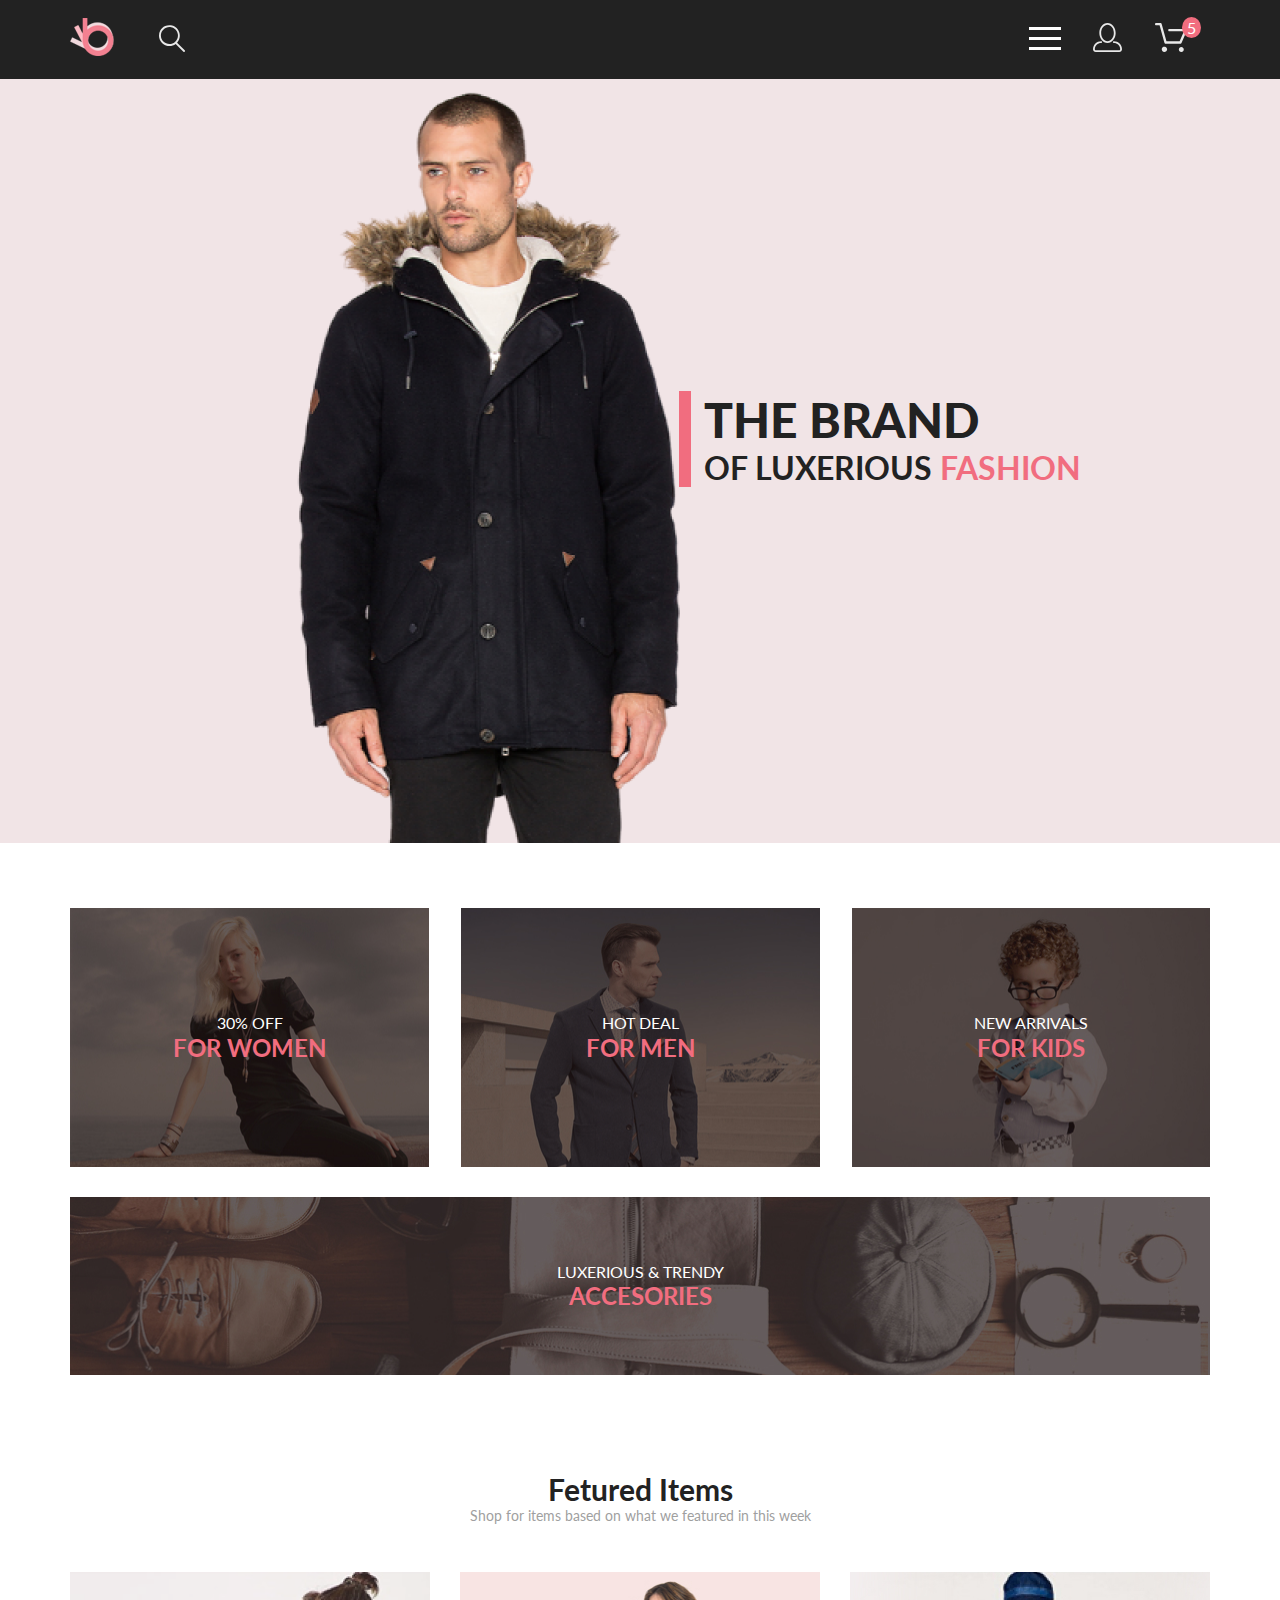
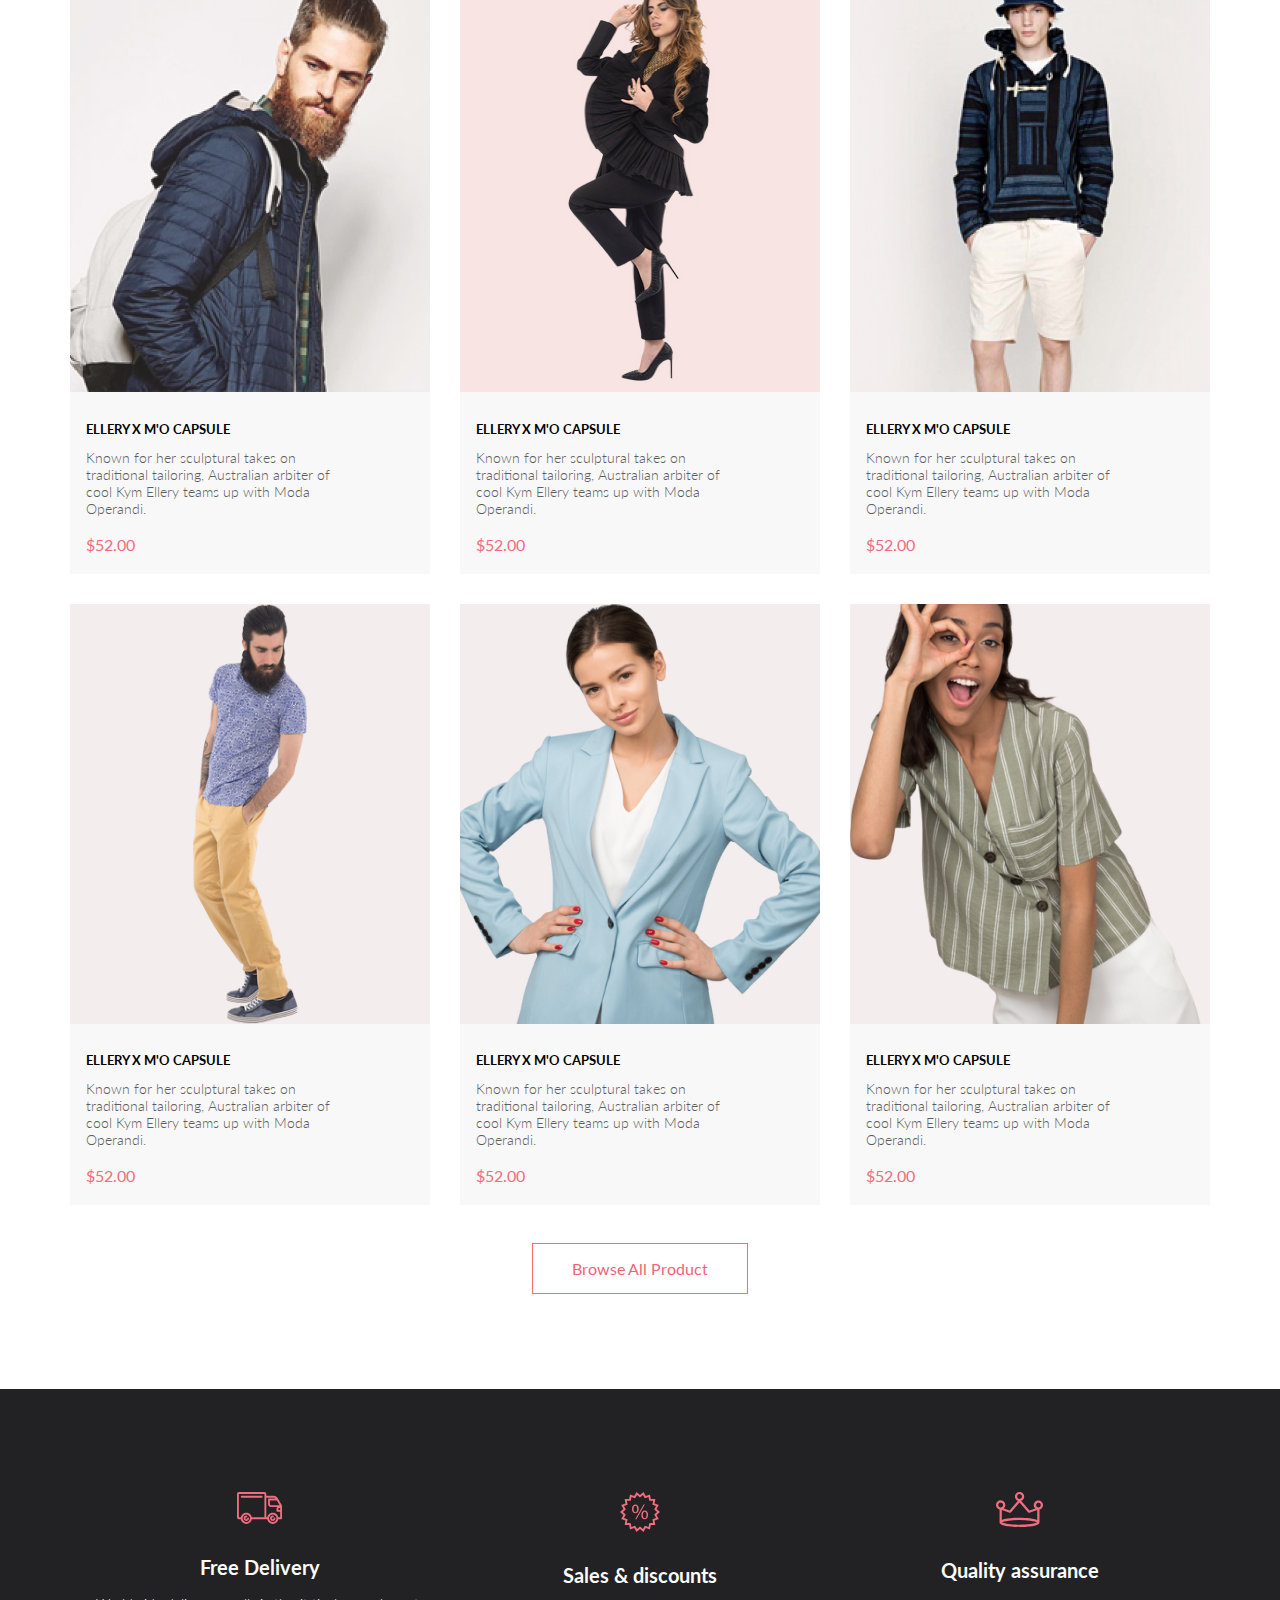
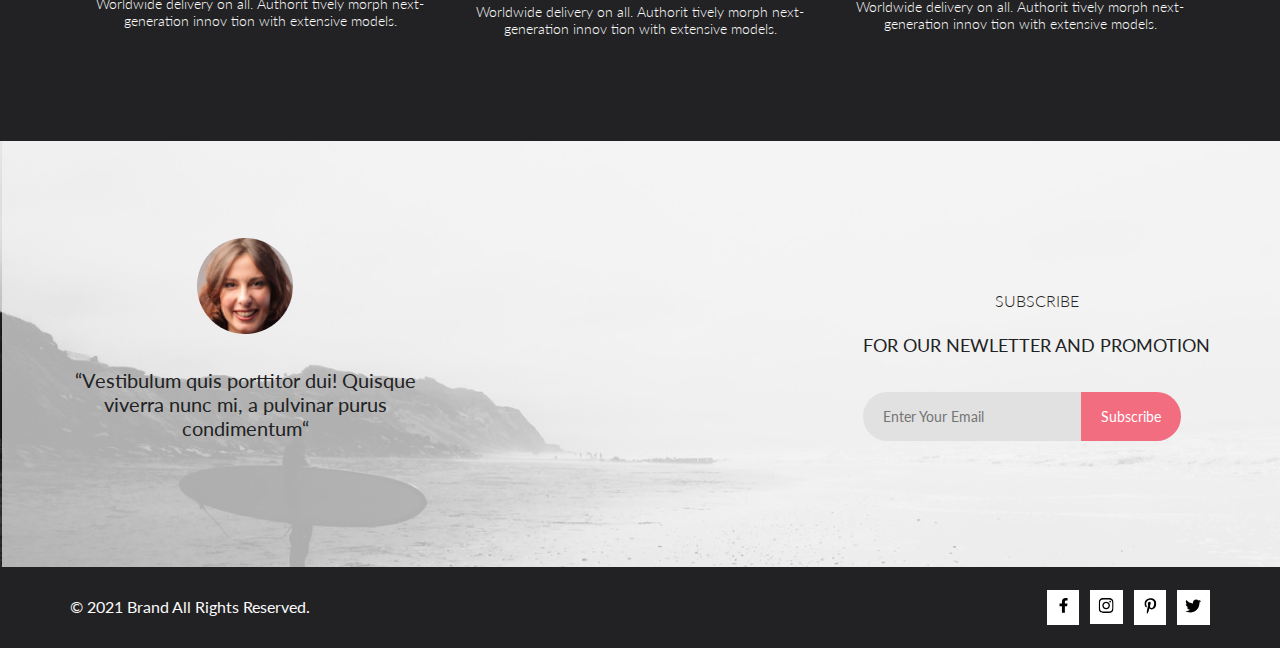
<file: index.html>
<!DOCTYPE html>
<html lang="en">

<head>
    <meta charset="UTF-8">
    <meta http-equiv="X-UA-Compatible" content="IE=edge">
    <meta name="viewport" content="width=device-width, initial-scale=1.0">
    <title>THE BRAND&nbsp;&mdash; интернет магазин одежды</title>
    <link rel="shortcut icon" href="./img/icon/logo.svg" type="image/x-icon">
    <link rel="preconnect" href="https://fonts.googleapis.com">
    <link rel="preconnect" href="https://fonts.gstatic.com" crossorigin>
    <link href="https://fonts.googleapis.com/css2?family=Lato:wght@300;400;700;900&display=swap" rel="stylesheet">
    <link rel="stylesheet" href="css/normalize.css">
    <link rel="stylesheet" href="css/main.css">
</head>

<body>

    <header class="header">
        <div class="container">
            <div class="nav">
                <div class="nav-left">
                    <a href="index.html"><img src="img/icon/logo.svg" alt="logo" class="logo"></a>
                    <form class="search_form" action="search">
                        <label for="search" class="search_btn"></label>
                        <input type="text" placeholder="Что искать?" class="search_input" id="search" type="search">
                    </form>
                </div>
                <div class="nav-right">
                    <nav class="nav_menu">
                        <label class="menu_btn" for="menu_switch">
                            <span></span>
                            <input id="menu_switch" type="checkbox">
                            <ul class="menu_list">
                                <a href="#" class="menu_list_close_btn"></a>
                                <h3 class="menu_list_title">menu</h3>
                                <li class="menu_list_item">
                                    <a href="#">man</a>
                                    <ul class="menu_sublist">
                                        <li class="menu_sublist_item">
                                            <a href="#">Accessories</a>
                                        </li>
                                        <li class="menu_sublist_item">
                                            <a href="#">Bags</a>
                                        </li>
                                        <li class="menu_sublist_item">
                                            <a href="#">Denim</a>
                                        </li>
                                        <li class="menu_sublist_item">
                                            <a href="#">T-Shirts</a>
                                        </li>
                                    </ul>
                                </li>
                                <li class="menu_list_item">
                                    <a href="#">woman</a>
                                    <ul class="menu_sublist">
                                        <li class="menu_sublist_item">
                                            <a href="#">Accessories</a>
                                        </li>
                                        <li class="menu_sublist_item">
                                            <a href="#">Jackets &amp;&nbsp;Coats</a>
                                        </li>
                                        <li class="menu_sublist_item">
                                            <a href="#">Polos</a>
                                        </li>
                                        <li class="menu_sublist_item">
                                            <a href="#">T-Shirts</a>
                                        </li>
                                        <li class="menu_sublist_item">
                                            <a href="#">Shirts</a>
                                        </li>
                                    </ul>
                                </li>
                                <li class="menu_list_item">
                                    <a href="#">kids</a>
                                    <ul class="menu_sublist">
                                        <li class="menu_sublist_item">
                                            <a href="#">Accessories</a>
                                        </li>
                                        <li class="menu_sublist_item">
                                            <a href="#">Jackets &amp;&nbsp;Coats</a>
                                        </li>
                                        <li class="menu_sublist_item">
                                            <a href="#">Polos</a>
                                        </li>
                                        <li class="menu_sublist_item">
                                            <a href="#">T-Shirts</a>
                                        </li>
                                        <li class="menu_sublist_item">
                                            <a href="#">Shirts</a>
                                        </li>
                                        <li class="menu_sublist_item">
                                            <a href="#">Bags</a>
                                        </li>
                                    </ul>
                                </li>
                            </ul>
                    </nav>
                    <a href="./registration.html"><img src="img/icon/user.svg" alt="user" class="user"></a>
                    <a href="cart.html">
                        <img src="img/icon/cart.svg" alt="cart" class="cart">
                        <span class="badge">5</span>
                    </a>
                </div>
            </div>
        </div>
    </header>

    <main class="main">

        <section class="top">
            <div class="container">
                <h1 class="main_title"><span class="title_bolt">The Brand</span><br>of Luxerious <span
                        class="title_red">Fashion</span>
                </h1>
            </div>
        </section>

        <section class="cards">
            <div class="container">
                <div class="cards_top">

                    <div class="cards_top_item-1">
                        <span class="top_item_text">30% off</span>
                        <h3 class="top_item_title">For women</h3>
                    </div>


                    <div class="cards_top_item-2">
                        <span class="top_item_text">Hot deal</span>
                        <h3 class="top_item_title">For Men</h3>
                    </div>


                    <div class="cards_top_item-3">
                        <span class="top_item_text">New Arrivals</span>
                        <h3 class="top_item_title">For Kids</h3>
                    </div>

                    <div class="cards_top_item-4">
                        <span class="bottom_item_text">Luxerious & Trendy</span>
                        <h3 class="bottom_item_title">Accesories</h3>
                    </div>
                </div>
            </div>
        </section>

        <section class="product">
            <div class="container">
                <h3 class="product_title">Fetured Items</h3>
                <p class="product_text">Shop for items based on what we featured in this week</p>
                <div class="product_card">

                    <div class="product_card_item">
                        <img src="./img/card-1.jpg" alt="card">
                        <button class="add_to_cart_btn">
                            <span class="add_to_cart">Add to Cart</span>
                        </button>
                        <div class="product_card_info">
                            <h4 class="product_card_title">ELLERY X M'O CAPSULE</h4>
                            <span class="product_card_subtitle">Known for her sculptural takes on traditional tailoring,
                                Australian arbiter of cool Kym Ellery teams up with Moda
                                Operandi.</span>
                            <span class="product_card_price">$52.00</span>
                        </div>
                    </div>

                    <div class="product_card_item">
                        <img src="./img/card-2.jpg" alt="card">
                        <button class="add_to_cart_btn">
                            <span class="add_to_cart">Add to Cart</span>
                        </button>
                        <div class="product_card_info">
                            <h4 class="product_card_title">ELLERY X M'O CAPSULE</h4>
                            <span class="product_card_subtitle">Known for her sculptural takes on traditional tailoring,
                                Australian arbiter of cool Kym Ellery teams up with Moda
                                Operandi.</span>
                            <span class="product_card_price">$52.00</span>
                        </div>
                    </div>

                    <div class="product_card_item">
                        <img src="./img/card-3.jpg" alt="card">
                        <button class="add_to_cart_btn">
                            <span class="add_to_cart">Add to Cart</span>
                        </button>
                        <div class="product_card_info">
                            <h4 class="product_card_title">ELLERY X M'O CAPSULE</h4>
                            <span class="product_card_subtitle">Known for her sculptural takes on traditional tailoring,
                                Australian arbiter of cool Kym Ellery teams up with Moda
                                Operandi.</span>
                            <span class="product_card_price">$52.00</span>
                        </div>
                    </div>

                    <div class="product_card_item">
                        <img src="./img/card-4.jpg" alt="card">
                        <button class="add_to_cart_btn">
                            <span class="add_to_cart">Add to Cart</span>
                        </button>
                        <div class="product_card_info">
                            <h4 class="product_card_title">ELLERY X M'O CAPSULE</h4>
                            <span class="product_card_subtitle">Known for her sculptural takes on traditional tailoring,
                                Australian arbiter of cool Kym Ellery teams up with Moda
                                Operandi.</span>
                            <span class="product_card_price">$52.00</span>
                        </div>
                    </div>

                    <div class="product_card_item">
                        <img src="./img/card-5.jpg" alt="card">
                        <button class="add_to_cart_btn">
                            <span class="add_to_cart">Add to Cart</span>
                        </button>
                        <div class="product_card_info">
                            <h4 class="product_card_title">ELLERY X M'O CAPSULE</h4>
                            <span class="product_card_subtitle">Known for her sculptural takes on traditional tailoring,
                                Australian arbiter of cool Kym Ellery teams up with Moda
                                Operandi.</span>
                            <span class="product_card_price">$52.00</span>
                        </div>
                    </div>

                    <div class="product_card_item">
                        <img src="./img/card-6.jpg" alt="card">
                        <button class="add_to_cart_btn">
                            <span class="add_to_cart">Add to Cart</span>
                        </button>
                        <div class="product_card_info">
                            <h4 class="product_card_title">ELLERY X M'O CAPSULE</h4>
                            <span class="product_card_subtitle">Known for her sculptural takes on traditional tailoring,
                                Australian arbiter of cool Kym Ellery teams up with Moda
                                Operandi.</span>
                            <span class="product_card_price">$52.00</span>
                        </div>
                    </div>

                </div>
                <a href="catalog.html" class="more_button">Browse All Product</a>
            </div>
        </section>

        <section class="advantages">
            <div class="container">
                <div class="advantages_card">

                    <div class="advantages_card_item">
                        <img src="./img/icon/delivery.svg" alt="delivery" class="advantages_card_icon">
                        <h4 class="advantages_card_title">Free Delivery</h4>
                        <p class="advantages_card_subtitle">Worldwide delivery on all. Authorit tively morph
                            next-generation innov tion with extensive models.</p>
                    </div>

                    <div class="advantages_card_item">
                        <img src="./img/icon/sale.svg" alt="delivery" class="advantages_card_icon">
                        <h4 class="advantages_card_title">Sales & discounts</h4>
                        <p class="advantages_card_subtitle">Worldwide delivery on all. Authorit tively morph
                            next-generation innov tion with extensive models.</p>
                    </div>

                    <div class="advantages_card_item">
                        <img src="./img/icon/quality.svg" alt="delivery" class="advantages_card_icon">
                        <h4 class="advantages_card_title">Quality assurance</h4>
                        <p class="advantages_card_subtitle">Worldwide delivery on all. Authorit tively morph
                            next-generation innov tion with extensive models.</p>
                    </div>


                </div>
            </div>
        </section>

        <section class="subscribe">
            <div class="container">

                <div class="subscribe_content">
                    <div class="user_profile">
                        <div class="foto_user">
                            <img src="./img/foto-user.png" alt="user" class="foto_user_img">
                        </div>
                        <p class="user_text">“Vestibulum quis porttitor dui! Quisque viverra nunc mi, a pulvinar purus
                            condimentum“</p>
                    </div>

                    <div class="subscribe_form">
                        <h4 class="form_title">Subscribe</h4>
                        <p class="form_subtitle">For our newletter and promotion</p>
                        <div class="form_submit">
                            <input type="email" name="email" id="email" placeholder="Enter Your Email" class="email">
                            <button type="submit" class="submit">Subscribe</button>
                        </div>
                    </div>
                </div>

            </div>
        </section>
    </main>

    <footer class="footer">
        <div class="container">
            <div class="footer_info">
                <div class="copy">&copy; 2021 Brand All Rights Reserved.</div>
                <div class="social">
                    <a href="http://facebook.com" target="_blank" class="facebook"><img src="./img/icon/facebook.svg"
                            alt="facebook"></a>
                    <a href="http://instagram.com" target="_blank" class="instagram"><img src="./img/icon/instagram.svg"
                            alt="instagram"></a>
                    <a href="http://pinterest.com" target="_blank" class="pinterest"><img src="./img/icon/pinterest.svg"
                            alt="pinterest"></a>
                    <a href="http://twitter.com" target="_blank" class="twitter"><img src="./img/icon/twitter.svg"
                            alt="twitter"></a>
                </div>
            </div>
        </div>
    </footer>

</body>

</html>
</file>
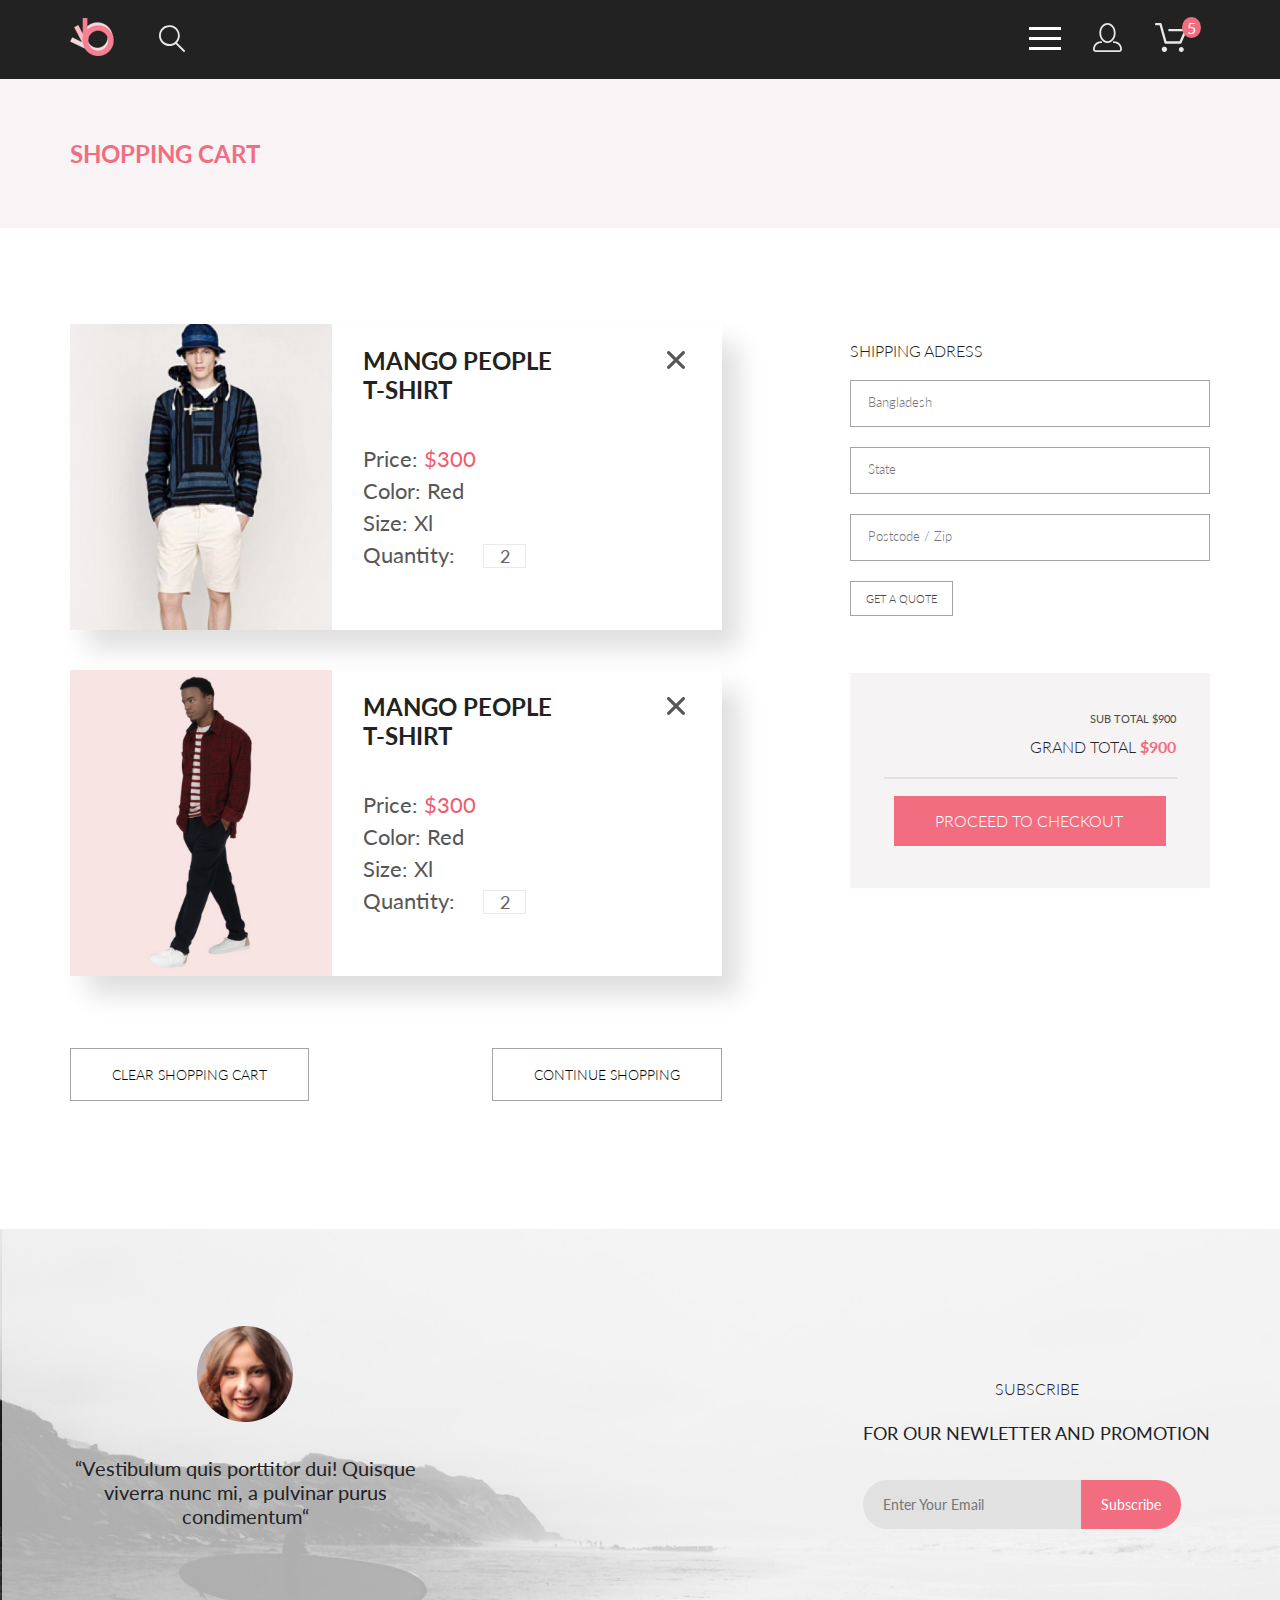
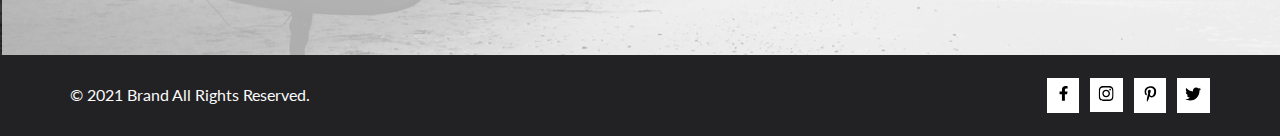
<file: cart.html>
<!DOCTYPE html>
<html lang="en">

<head>
    <meta charset="UTF-8">
    <meta http-equiv="X-UA-Compatible" content="IE=edge">
    <meta name="viewport" content="width=device-width, initial-scale=1.0">
    <title>THE BRAND&nbsp;&mdash; интернет магазин одежды</title>
    <link rel="shortcut icon" href="./img/icon/logo.svg" type="image/x-icon">
    <link rel="preconnect" href="https://fonts.googleapis.com">
    <link rel="preconnect" href="https://fonts.gstatic.com" crossorigin>
    <link href="https://fonts.googleapis.com/css2?family=Lato:wght@300;400;700;900&display=swap" rel="stylesheet">
    <link rel="stylesheet" href="css/normalize.css">
    <link rel="stylesheet" href="css/main.css">
</head>

<body>
    <header class="header">
        <div class="container">
            <div class="nav">
                <div class="nav-left">
                    <a href="index.html"><img src="img/icon/logo.svg" alt="logo" class="logo"></a>
                    <form class="search_form" action="search">
                        <label for="search" class="search_btn"></label>
                        <input type="text" placeholder="Что искать?" class="search_input" id="search" type="search">
                    </form>
                </div>
                <div class="nav-right">
                    <nav class="nav_menu">
                        <label class="menu_btn" for="menu_switch">
                            <span></span>
                            <input id="menu_switch" type="checkbox">
                            <ul class="menu_list">
                                <a href="#" class="menu_list_close_btn"></a>
                                <h3 class="menu_list_title">menu</h3>
                                <li class="menu_list_item">
                                    <a href="#">man</a>
                                    <ul class="menu_sublist">
                                        <li class="menu_sublist_item">
                                            <a href="#">Accessories</a>
                                        </li>
                                        <li class="menu_sublist_item">
                                            <a href="#">Bags</a>
                                        </li>
                                        <li class="menu_sublist_item">
                                            <a href="#">Denim</a>
                                        </li>
                                        <li class="menu_sublist_item">
                                            <a href="#">T-Shirts</a>
                                        </li>
                                    </ul>
                                </li>
                                <li class="menu_list_item">
                                    <a href="#">woman</a>
                                    <ul class="menu_sublist">
                                        <li class="menu_sublist_item">
                                            <a href="#">Accessories</a>
                                        </li>
                                        <li class="menu_sublist_item">
                                            <a href="#">Jackets &amp;&nbsp;Coats</a>
                                        </li>
                                        <li class="menu_sublist_item">
                                            <a href="#">Polos</a>
                                        </li>
                                        <li class="menu_sublist_item">
                                            <a href="#">T-Shirts</a>
                                        </li>
                                        <li class="menu_sublist_item">
                                            <a href="#">Shirts</a>
                                        </li>
                                    </ul>
                                </li>
                                <li class="menu_list_item">
                                    <a href="#">kids</a>
                                    <ul class="menu_sublist">
                                        <li class="menu_sublist_item">
                                            <a href="#">Accessories</a>
                                        </li>
                                        <li class="menu_sublist_item">
                                            <a href="#">Jackets &amp;&nbsp;Coats</a>
                                        </li>
                                        <li class="menu_sublist_item">
                                            <a href="#">Polos</a>
                                        </li>
                                        <li class="menu_sublist_item">
                                            <a href="#">T-Shirts</a>
                                        </li>
                                        <li class="menu_sublist_item">
                                            <a href="#">Shirts</a>
                                        </li>
                                        <li class="menu_sublist_item">
                                            <a href="#">Bags</a>
                                        </li>
                                    </ul>
                                </li>
                            </ul>
                    </nav>
                    <a href="registration.html"><img src="img/icon/user.svg" alt="user" class="user"></a>
                    <a href="cart.html">
                        <img src="img/icon/cart.svg" alt="cart" class="cart">
                        <span class="badge">5</span>
                    </a>
                </div>
            </div>
        </div>
    </header>
    <main class="main">
        <section class="card_page_nav">
            <div class="container">
                <div class="card_page_nav_content">
                    <h3 class="card_page_title">Shopping cart</h3>
                </div>
            </div>
        </section>
        <section class="cart_main">
            <div class="container">
                <div class="card_main_content">
                    <div class="cart_left">
                        <div class="cart_left_items">
                            <div class="cart_left_item">
                                <img src="./img/catalog-img/card-3.jpg" alt="product foto" class="img_cart_left">
                                <div class="cart_left_item_info">
                                    <div class="header_cart_item">
                                        <h3 class="item_info_title">
                                            mango people <br>t-shirt
                                        </h3>
                                        <button class="close"></button>
                                    </div>
                                    <span class="item_info_price">Price: <snap class="price_red">$300</snap></span>
                                    <span class="item_info_color">Color: Red</span>
                                    <span class="item_info_size">Size: Xl</span>
                                    <div class="item_info_quantity">
                                        <label for="">Quantity:</label>
                                        <input type="text" value="2">
                                    </div>

                                </div>
                            </div>
                            <div class="cart_left_item">
                                <img src="./img/catalog-img/card-2.jpg" alt="product foto" class="img_cart_left">
                                <div class="cart_left_item_info">
                                    <div class="header_cart_item">
                                        <h3 class="item_info_title">
                                            mango people <br>t-shirt
                                        </h3>
                                        <button class="close"></button>
                                    </div>
                                    <span class="item_info_price">Price: <snap class="price_red">$300</snap></span>
                                    <span class="item_info_color">Color: Red</span>
                                    <span class="item_info_size">Size: Xl</span>
                                    <div class="item_info_quantity">
                                        <label for="">Quantity:</label>
                                        <input type="text" value="2">
                                    </div>

                                </div>
                            </div>
                            <div class="cart_left_btns">
                                <button class="cart_left_btn">
                                    clear shopping cart
                                </button>
                                <button class="cart_left_btn">
                                    continue shopping
                                </button>
                            </div>
                        </div>
                    </div>
                    <div class="cart_right">
                        <form action="" class="cart_right_form">
                            <h3 class="cart_right_form_title">
                                shipping adress
                            </h3>
                            <input type="text" placeholder="Bangladesh" class="cart_right_form_input">
                            <input type="text" placeholder="State" class="cart_right_form_input">
                            <input type="text" placeholder="Postcode / Zip" class="cart_right_form_input">
                            <button class="cart_right_form_btn">get a quote</button>
                        </form>
                        <div class="info_pay">
                            <div class="info_pay_total">
                                <span class="sub_total">Sub total $900</span>
                                <span class="grand_total">Grand total <span class="total_red">$900</span></span>
                            </div>
                            <hr>
                            <button class="info_pay_btn">proceed to checkout</button>
                        </div>
                    </div>
                </div>
            </div>
        </section>
        <section class="subscribe">
            <div class="container">

                <div class="subscribe_content">
                    <div class="user_profile">
                        <div class="foto_user">
                            <img src="./img/foto-user.png" alt="user" class="foto_user_img">
                        </div>
                        <p class="user_text">“Vestibulum quis porttitor dui! Quisque viverra nunc mi, a pulvinar purus
                            condimentum“</p>
                    </div>

                    <div class="subscribe_form">
                        <h4 class="form_title">Subscribe</h4>
                        <p class="form_subtitle">For our newletter and promotion</p>
                        <div class="form_submit">
                            <input type="email" name="email" id="email" placeholder="Enter Your Email" class="email">
                            <button type="submit" class="submit">Subscribe</button>
                        </div>
                    </div>
                </div>

            </div>
        </section>
    </main>
    <footer class="footer">
        <div class="container">
            <div class="footer_info">
                <div class="copy">&copy; 2021 Brand All Rights Reserved.</div>
                <div class="social">
                    <a href="http://facebook.com" target="_blank" class="facebook"><img src="./img/icon/facebook.svg"
                            alt="facebook"></a>
                    <a href="http://instagram.com" target="_blank" class="instagram"><img src="./img/icon/instagram.svg"
                            alt="instagram"></a>
                    <a href="http://pinterest.com" target="_blank" class="pinterest"><img src="./img/icon/pinterest.svg"
                            alt="pinterest"></a>
                    <a href="http://twitter.com" target="_blank" class="twitter"><img src="./img/icon/twitter.svg"
                            alt="twitter"></a>
                </div>
            </div>
        </div>
    </footer>
</body>

</html>
</file>
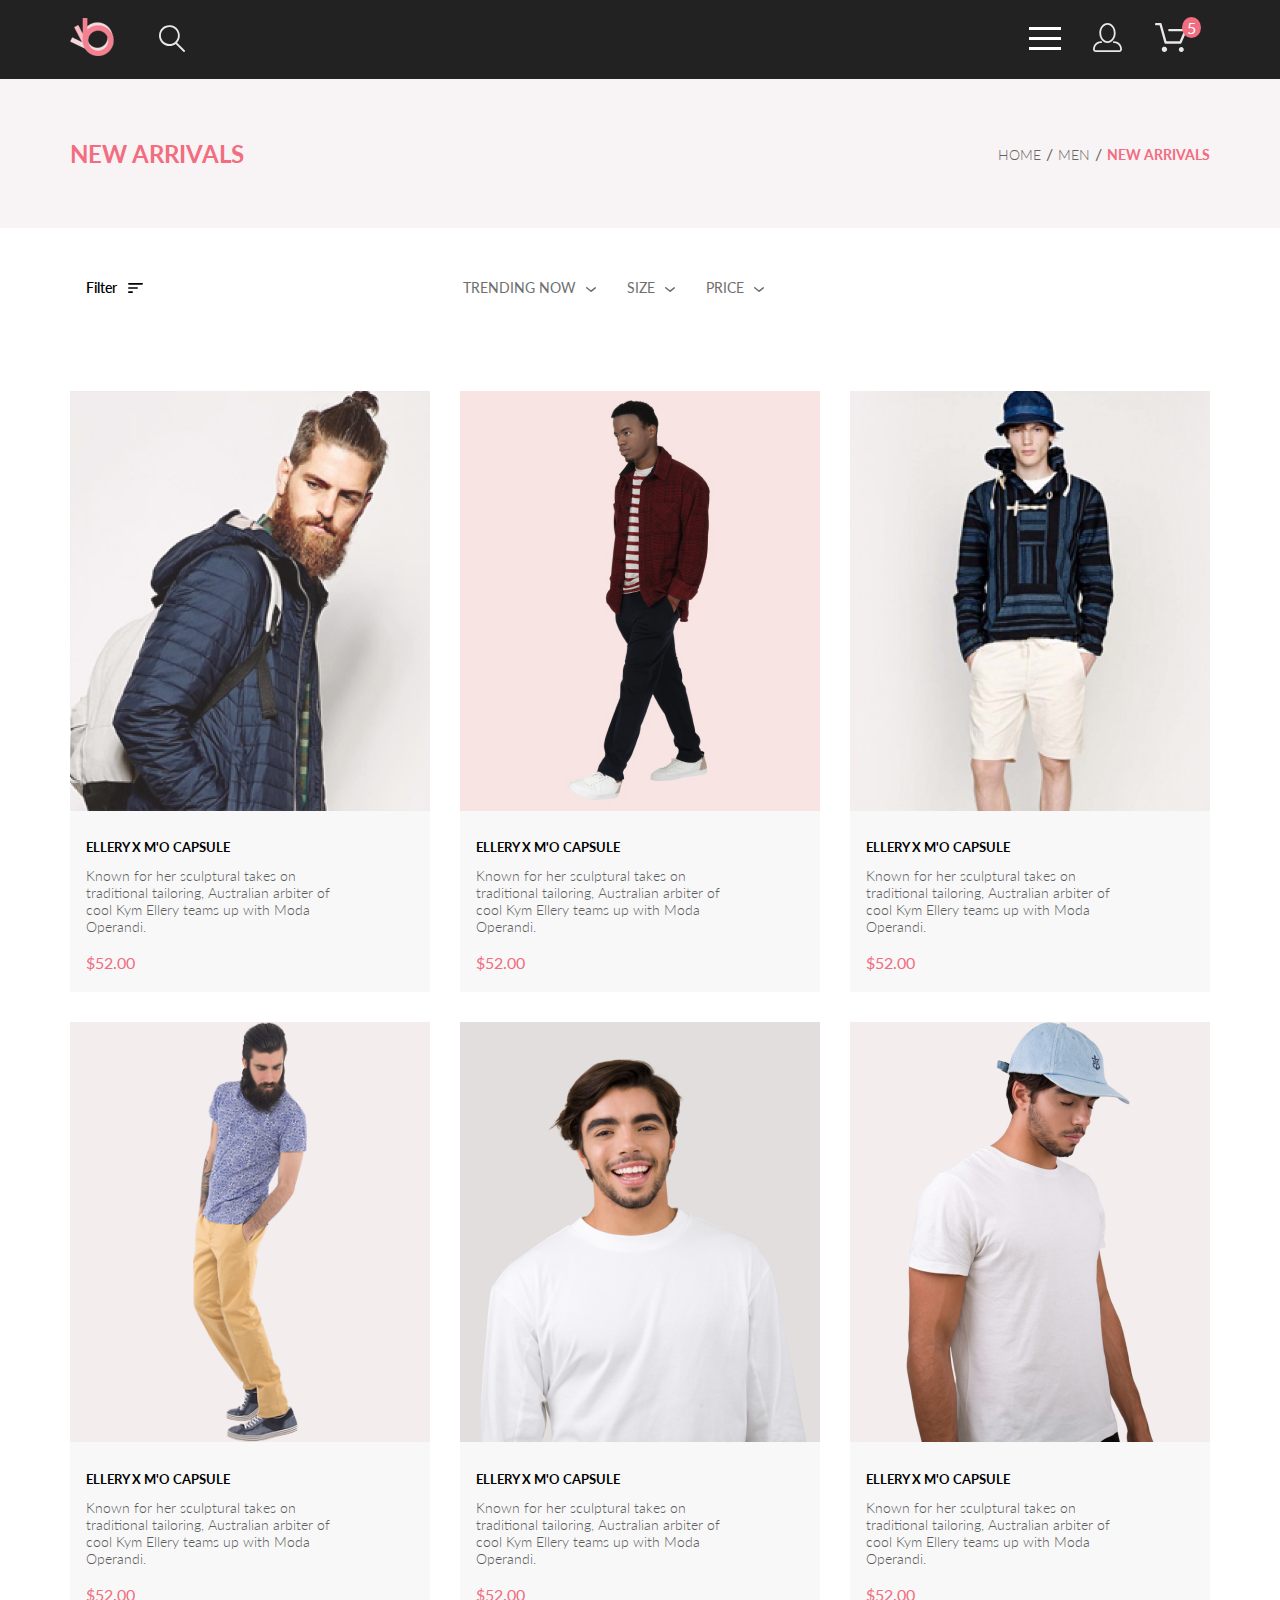
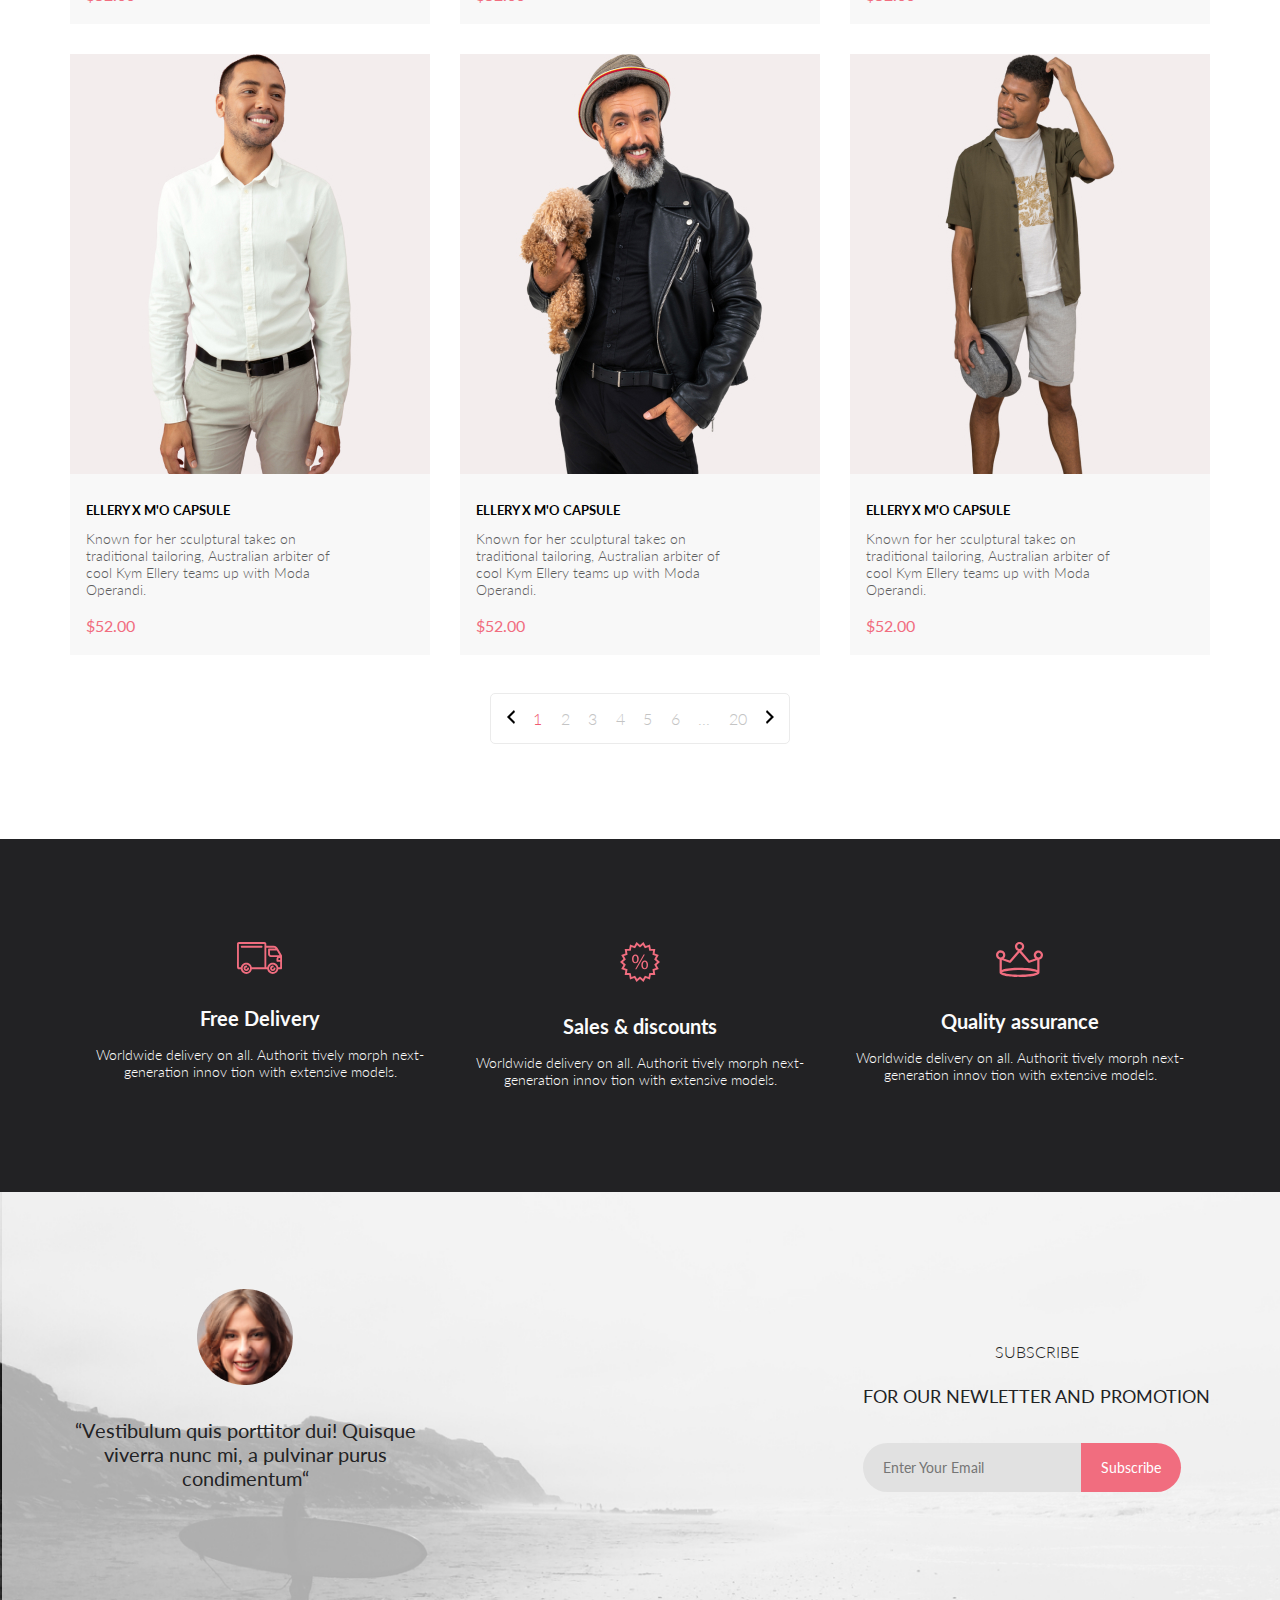
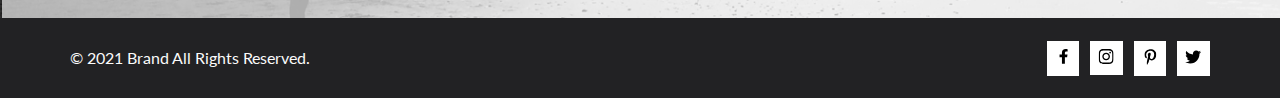
<file: catalog.html>
<!DOCTYPE html>
<html lang="en">

<head>
    <meta charset="UTF-8">
    <meta http-equiv="X-UA-Compatible" content="IE=edge">
    <meta name="viewport" content="width=device-width, initial-scale=1.0">
    <title>THE BRAND&nbsp;&mdash; интернет магазин одежды</title>
    <link rel="shortcut icon" href="./img/icon/logo.svg" type="image/x-icon">
    <link rel="preconnect" href="https://fonts.googleapis.com">
    <link rel="preconnect" href="https://fonts.gstatic.com" crossorigin>
    <link href="https://fonts.googleapis.com/css2?family=Lato:wght@300;400;700;900&display=swap" rel="stylesheet">
    <link rel="stylesheet" href="css/normalize.css">
    <link rel="stylesheet" href="css/main.css">
</head>

<body>
    <header class="header">
        <div class="container">
            <div class="nav">
                <div class="nav-left">
                    <a href="index.html"><img src="img/icon/logo.svg" alt="logo" class="logo"></a>
                    <form class="search_form" action="search">
                        <label for="search" class="search_btn"></label>
                        <input type="text" placeholder="Что искать?" class="search_input" id="search" type="search">
                    </form>
                </div>
                <div class="nav-right">
                    <nav class="nav_menu">
                        <label class="menu_btn" for="menu_switch">
                            <span></span>
                            <input id="menu_switch" type="checkbox">
                            <ul class="menu_list">
                                <a href="#" class="menu_list_close_btn"></a>
                                <h3 class="menu_list_title">menu</h3>
                                <li class="menu_list_item">
                                    <a href="#">man</a>
                                    <ul class="menu_sublist">
                                        <li class="menu_sublist_item">
                                            <a href="#">Accessories</a>
                                        </li>
                                        <li class="menu_sublist_item">
                                            <a href="#">Bags</a>
                                        </li>
                                        <li class="menu_sublist_item">
                                            <a href="#">Denim</a>
                                        </li>
                                        <li class="menu_sublist_item">
                                            <a href="#">T-Shirts</a>
                                        </li>
                                    </ul>
                                </li>
                                <li class="menu_list_item">
                                    <a href="#">woman</a>
                                    <ul class="menu_sublist">
                                        <li class="menu_sublist_item">
                                            <a href="#">Accessories</a>
                                        </li>
                                        <li class="menu_sublist_item">
                                            <a href="#">Jackets &amp;&nbsp;Coats</a>
                                        </li>
                                        <li class="menu_sublist_item">
                                            <a href="#">Polos</a>
                                        </li>
                                        <li class="menu_sublist_item">
                                            <a href="#">T-Shirts</a>
                                        </li>
                                        <li class="menu_sublist_item">
                                            <a href="#">Shirts</a>
                                        </li>
                                    </ul>
                                </li>
                                <li class="menu_list_item">
                                    <a href="#">kids</a>
                                    <ul class="menu_sublist">
                                        <li class="menu_sublist_item">
                                            <a href="#">Accessories</a>
                                        </li>
                                        <li class="menu_sublist_item">
                                            <a href="#">Jackets &amp;&nbsp;Coats</a>
                                        </li>
                                        <li class="menu_sublist_item">
                                            <a href="#">Polos</a>
                                        </li>
                                        <li class="menu_sublist_item">
                                            <a href="#">T-Shirts</a>
                                        </li>
                                        <li class="menu_sublist_item">
                                            <a href="#">Shirts</a>
                                        </li>
                                        <li class="menu_sublist_item">
                                            <a href="#">Bags</a>
                                        </li>
                                    </ul>
                                </li>
                            </ul>
                    </nav>
                    <a href="registration.html"><img src="img/icon/user.svg" alt="user" class="user"></a>
                    <a href="#">
                        <img src="img/icon/cart.svg" alt="cart" class="cart">
                        <span class="badge">5</span>
                    </a>
                </div>
            </div>
        </div>
    </header>
    <main class="main">
        <section class="card_page_nav">
            <div class="container">
                <div class="card_page_nav_content">
                    <h3 class="card_page_title">New arrivals</h3>
                    <div class="bread_crumbs">
                        <ul>
                            <li class="bread_crumbs_item"><a href="#" class="bread_crums_link">Home</a></li>
                            <li class="bread_crumbs_item"><a href="#" class="bread_crums_link">Men</a></li>
                            <li class="bread_crumbs_item"><a href="#"
                                    class="bread_crums_link bread_crums_link_active">New arrivals</a></li>
                        </ul>
                    </div>
                </div>
            </div>
        </section>
        <section class="card_page_filter">
            <div class="container">
                <div class="card_filter_block">
                    <div class="filter">
                        <label class="filter_btn" for="switch_filter">
                            <span class="filter_item">Filter</span>
                        </label>
                        <input type="checkbox" id="switch_filter">
                        <ul class="filter_list">
                            <li class="filter_list_item">
                                <a class="filter_list_link" href="#">category</a>
                            </li>
                            <ul class="category_list">
                                <li class="category_list_item">
                                    <a href="#" class="category_list_link">Accessories</a>
                                </li>
                                <li class="category_list_item">
                                    <a href="#" class="category_list_link">Bags</a>
                                </li>
                                <li class="category_list_item">
                                    <a href="#" class="category_list_link">Denim</a>
                                </li>
                                <li class="category_list_item">
                                    <a href="#" class="category_list_link">Hoodies & Sweatshirts</a>
                                </li>
                                <li class="category_list_item">
                                    <a href="#" class="category_list_link">Jackets & Coats</a>
                                </li>
                                <li class="category_list_item">
                                    <a href="#" class="category_list_link">Polos</a>
                                </li>
                                <li class="category_list_item">
                                    <a href="#" class="category_list_link">Shirts</a>
                                </li>
                                <li class="category_list_item">
                                    <a href="#" class="category_list_link">Shoes</a>
                                </li>
                                <li class="category_list_item">
                                    <a href="#" class="category_list_link">Sweaters & Knits</a>
                                </li>
                                <li class="category_list_item">
                                    <a href="#" class="category_list_link">T-Shirts</a>
                                </li>
                                <li class="category_list_item">
                                    <a href="#" class="category_list_link">Tanks</a>
                                </li>
                            </ul>
                            <li class="filter_list_item">
                                <a class="filter_list_link" href="#">brand</a>
                            </li>
                            <li class="filter_list_item">
                                <a class="filter_list_link" href="#">designer</a>
                            </li>
                        </ul>
                    </div>
                    <div class="filter_block">
                        <button class="filter_block_btn">
                            <span class="fiter_block_item">Trending now</span>
                        </button>
                        <div class="size">
                            <input type="checkbox" id="switch_size">
                            <label class="size_block_btn" for="switch_size">
                                <span class="fiter_block_item">Size</span>
                            </label>
                            <div class="list_size">
                                <div class="select_size_item">
                                    <input class="list_size_item" id="select_xsmall" type="checkbox" value="xsmall"
                                        name="selectName">
                                    <label class="list_size_item_title" for="select_xsmall">xs</label>
                                </div>
                                <div class="select_size_item">
                                    <input class="list_size_item" id="select_xsmall" type="checkbox" value="xsmall"
                                        name="selectName">
                                    <label class="list_size_item_title" for="select_xsmall">s</label>
                                </div>
                                <div class="select_size_item">
                                    <input class="list_size_item" id="select_xsmall" type="checkbox" value="xsmall"
                                        name="selectName">
                                    <label class="list_size_item_title" for="select_xsmall">m</label>
                                </div>
                                <div class="select_size_item">
                                    <input class="list_size_item" id="select_xsmall" type="checkbox" value="xsmall"
                                        name="selectName">
                                    <label class="list_size_item_title" for="select_xsmall">l</label>
                                </div>
                            </div>
                        </div>
                        <button class="filter_block_btn">
                            <span class="fiter_block_item">Price</span>
                        </button>
                    </div>
                </div>
            </div>
        </section>
        <section class="product">
            <div class="container">
                <div class="product_card">
                    <a href="product.html">
                        <div class="product_card_item">
                            <img src="./img/catalog-img/card-1.jpg" alt="card">
                            <button class="add_to_cart_btn">
                                <span class="add_to_cart">Add to Cart</span>
                            </button>
                            <div class="product_card_info">
                                <h4 class="product_card_title">ELLERY X M'O CAPSULE</h4>
                                <span class="product_card_subtitle">Known for her sculptural takes on traditional
                                    tailoring,
                                    Australian arbiter of cool Kym Ellery teams up with Moda
                                    Operandi.</span>
                                <span class="product_card_price">$52.00</span>
                            </div>
                        </div>
                    </a>
                    <a href="product.html">
                        <div class="product_card_item">
                            <img src="./img/catalog-img/card-2.jpg" alt="card">
                            <button class="add_to_cart_btn">
                                <span class="add_to_cart">Add to Cart</span>
                            </button>
                            <div class="product_card_info">
                                <h4 class="product_card_title">ELLERY X M'O CAPSULE</h4>
                                <span class="product_card_subtitle">Known for her sculptural takes on traditional
                                    tailoring,
                                    Australian arbiter of cool Kym Ellery teams up with Moda
                                    Operandi.</span>
                                <span class="product_card_price">$52.00</span>
                            </div>
                        </div>
                    </a>
                    <a href="product.html">
                        <div class="product_card_item">
                            <img src="./img/catalog-img/card-3.jpg" alt="card">
                            <button class="add_to_cart_btn">
                                <span class="add_to_cart">Add to Cart</span>
                            </button>
                            <div class="product_card_info">
                                <h4 class="product_card_title">ELLERY X M'O CAPSULE</h4>
                                <span class="product_card_subtitle">Known for her sculptural takes on traditional
                                    tailoring,
                                    Australian arbiter of cool Kym Ellery teams up with Moda
                                    Operandi.</span>
                                <span class="product_card_price">$52.00</span>
                            </div>
                        </div>
                    </a>
                    <a href="product.html">
                        <div class="product_card_item">
                            <img src="./img/catalog-img/card-4.jpg" alt="card">
                            <button class="add_to_cart_btn">
                                <span class="add_to_cart">Add to Cart</span>
                            </button>
                            <div class="product_card_info">
                                <h4 class="product_card_title">ELLERY X M'O CAPSULE</h4>
                                <span class="product_card_subtitle">Known for her sculptural takes on traditional
                                    tailoring,
                                    Australian arbiter of cool Kym Ellery teams up with Moda
                                    Operandi.</span>
                                <span class="product_card_price">$52.00</span>
                            </div>
                        </div>
                    </a>
                    <a href="product.html">
                        <div class="product_card_item">
                            <img src="./img/catalog-img/card-5.jpg" alt="card">
                            <button class="add_to_cart_btn">
                                <span class="add_to_cart">Add to Cart</span>
                            </button>
                            <div class="product_card_info">
                                <h4 class="product_card_title">ELLERY X M'O CAPSULE</h4>
                                <span class="product_card_subtitle">Known for her sculptural takes on traditional
                                    tailoring,
                                    Australian arbiter of cool Kym Ellery teams up with Moda
                                    Operandi.</span>
                                <span class="product_card_price">$52.00</span>
                            </div>
                        </div>
                    </a>
                    <a href="product.html">
                        <div class="product_card_item">
                            <img src="./img/catalog-img/card-6.jpg" alt="card">
                            <button class="add_to_cart_btn">
                                <span class="add_to_cart">Add to Cart</span>
                            </button>
                            <div class="product_card_info">
                                <h4 class="product_card_title">ELLERY X M'O CAPSULE</h4>
                                <span class="product_card_subtitle">Known for her sculptural takes on traditional
                                    tailoring,
                                    Australian arbiter of cool Kym Ellery teams up with Moda
                                    Operandi.</span>
                                <span class="product_card_price">$52.00</span>
                            </div>
                        </div>
                    </a>
                    <a href="product.html">
                        <div class="product_card_item">
                            <img src="./img/catalog-img/card-7.jpg" alt="card">
                            <button class="add_to_cart_btn">
                                <span class="add_to_cart">Add to Cart</span>
                            </button>
                            <div class="product_card_info">
                                <h4 class="product_card_title">ELLERY X M'O CAPSULE</h4>
                                <span class="product_card_subtitle">Known for her sculptural takes on traditional
                                    tailoring,
                                    Australian arbiter of cool Kym Ellery teams up with Moda
                                    Operandi.</span>
                                <span class="product_card_price">$52.00</span>
                            </div>
                        </div>
                    </a>
                    <a href="product.html">
                        <div class="product_card_item">
                            <img src="./img/catalog-img/card-8.jpg" alt="card">
                            <button class="add_to_cart_btn">
                                <span class="add_to_cart">Add to Cart</span>
                            </button>
                            <div class="product_card_info">
                                <h4 class="product_card_title">ELLERY X M'O CAPSULE</h4>
                                <span class="product_card_subtitle">Known for her sculptural takes on traditional
                                    tailoring,
                                    Australian arbiter of cool Kym Ellery teams up with Moda
                                    Operandi.</span>
                                <span class="product_card_price">$52.00</span>
                            </div>
                        </div>
                    </a>
                    <a href="product.html">
                        <div class="product_card_item">
                            <img src="./img/catalog-img/card-9.jpg" alt="card">
                            <button class="add_to_cart_btn">
                                <span class="add_to_cart">Add to Cart</span>
                            </button>
                            <div class="product_card_info">
                                <h4 class="product_card_title">ELLERY X M'O CAPSULE</h4>
                                <span class="product_card_subtitle">Known for her sculptural takes on traditional
                                    tailoring,
                                    Australian arbiter of cool Kym Ellery teams up with Moda
                                    Operandi.</span>
                                <span class="product_card_price">$52.00</span>
                            </div>
                        </div>
                    </a>
                </div>
                <div class="product_pagination">
                    <ol class="pagination_items">
                        <li class="pagination_item">
                            <button class="pagination_nav_btn"><img src="./img/icon/left.svg" alt="left"></button>
                        </li>
                        <li class="pagination_item">
                            <a href="#" class="link_pagination link_pagination_active">1</a>
                        </li>
                        <li class="pagination_item">
                            <a href="#" class="link_pagination">2</a>
                        </li>
                        <li class="pagination_item">
                            <a href="#" class="link_pagination">3</a>
                        </li>
                        <li class="pagination_item">
                            <a href="#" class="link_pagination">4</a>
                        </li>
                        <li class="pagination_item">
                            <a href="#" class="link_pagination">5</a>
                        </li>
                        <li class="pagination_item">
                            <a href="#" class="link_pagination">6</a>
                        </li>
                        <li class="pagination_item">
                            <a href="#" class="link_pagination more">...</a>
                        </li>
                        <li class="pagination_item">
                            <a href="#" class="link_pagination">20</a>
                        </li>
                        <li class="pagination_item">
                            <button class="pagination_nav_btn"><img src="./img/icon/right.svg" alt="right"></button>
                        </li>
                    </ol>
                </div>
            </div>
        </section>
        <section class="advantages">
            <div class="container">
                <div class="advantages_card">

                    <div class="advantages_card_item">
                        <img src="./img/icon/delivery.svg" alt="delivery" class="advantages_card_icon">
                        <h4 class="advantages_card_title">Free Delivery</h4>
                        <p class="advantages_card_subtitle">Worldwide delivery on all. Authorit tively morph
                            next-generation innov tion with extensive models.</p>
                    </div>

                    <div class="advantages_card_item">
                        <img src="./img/icon/sale.svg" alt="delivery" class="advantages_card_icon">
                        <h4 class="advantages_card_title">Sales & discounts</h4>
                        <p class="advantages_card_subtitle">Worldwide delivery on all. Authorit tively morph
                            next-generation innov tion with extensive models.</p>
                    </div>

                    <div class="advantages_card_item">
                        <img src="./img/icon/quality.svg" alt="delivery" class="advantages_card_icon">
                        <h4 class="advantages_card_title">Quality assurance</h4>
                        <p class="advantages_card_subtitle">Worldwide delivery on all. Authorit tively morph
                            next-generation innov tion with extensive models.</p>
                    </div>


                </div>
            </div>
        </section>

        <section class="subscribe">
            <div class="container">

                <div class="subscribe_content">
                    <div class="user_profile">
                        <div class="foto_user">
                            <img src="./img/foto-user.png" alt="user" class="foto_user_img">
                        </div>
                        <p class="user_text">“Vestibulum quis porttitor dui! Quisque viverra nunc mi, a pulvinar purus
                            condimentum“</p>
                    </div>

                    <div class="subscribe_form">
                        <h4 class="form_title">Subscribe</h4>
                        <p class="form_subtitle">For our newletter and promotion</p>
                        <div class="form_submit">
                            <input type="email" name="email" id="email" placeholder="Enter Your Email" class="email">
                            <button type="submit" class="submit">Subscribe</button>
                        </div>
                    </div>
                </div>

            </div>
        </section>
    </main>
    <footer class="footer">
        <div class="container">
            <div class="footer_info">
                <div class="copy">&copy; 2021 Brand All Rights Reserved.</div>
                <div class="social">
                    <a href="http://facebook.com" target="_blank" class="facebook"><img src="./img/icon/facebook.svg"
                            alt="facebook"></a>
                    <a href="http://instagram.com" target="_blank" class="instagram"><img src="./img/icon/instagram.svg"
                            alt="instagram"></a>
                    <a href="http://pinterest.com" target="_blank" class="pinterest"><img src="./img/icon/pinterest.svg"
                            alt="pinterest"></a>
                    <a href="http://twitter.com" target="_blank" class="twitter"><img src="./img/icon/twitter.svg"
                            alt="twitter"></a>
                </div>
            </div>
        </div>
    </footer>
</body>

</html>
</file>
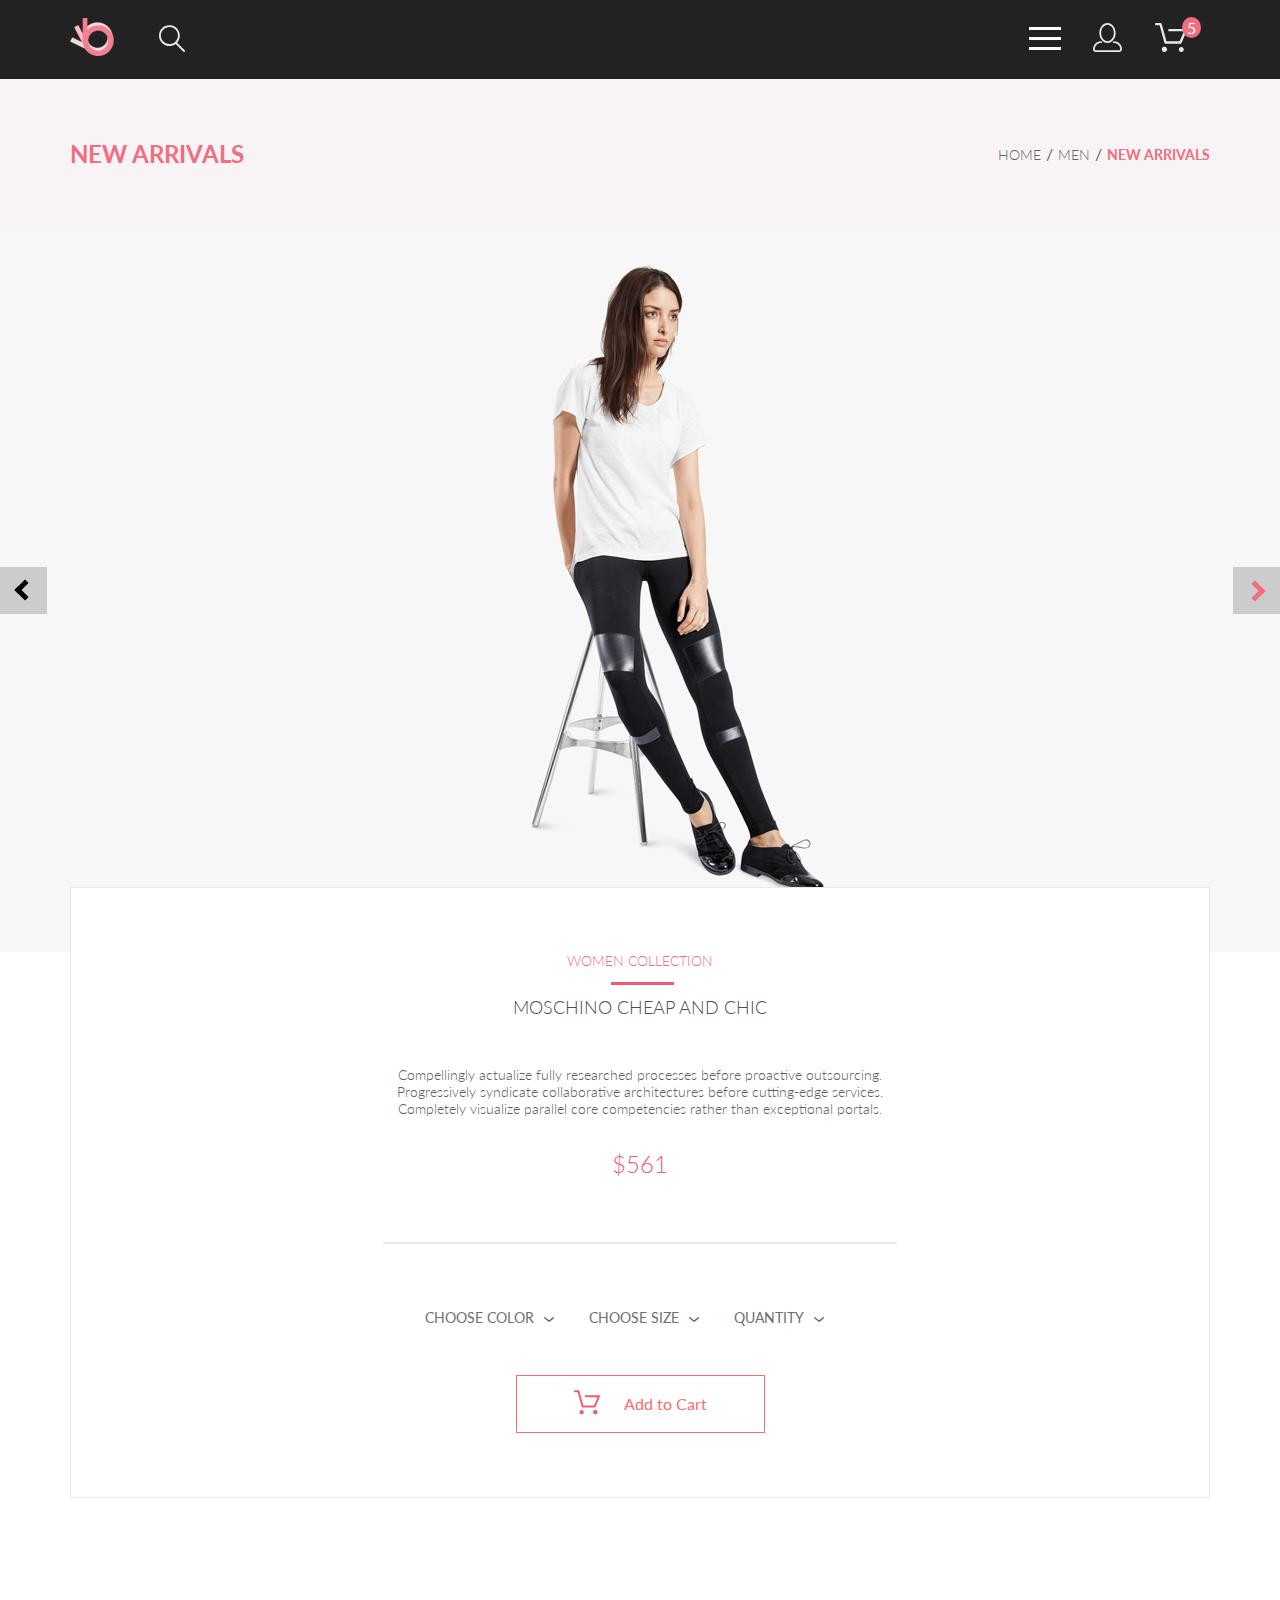
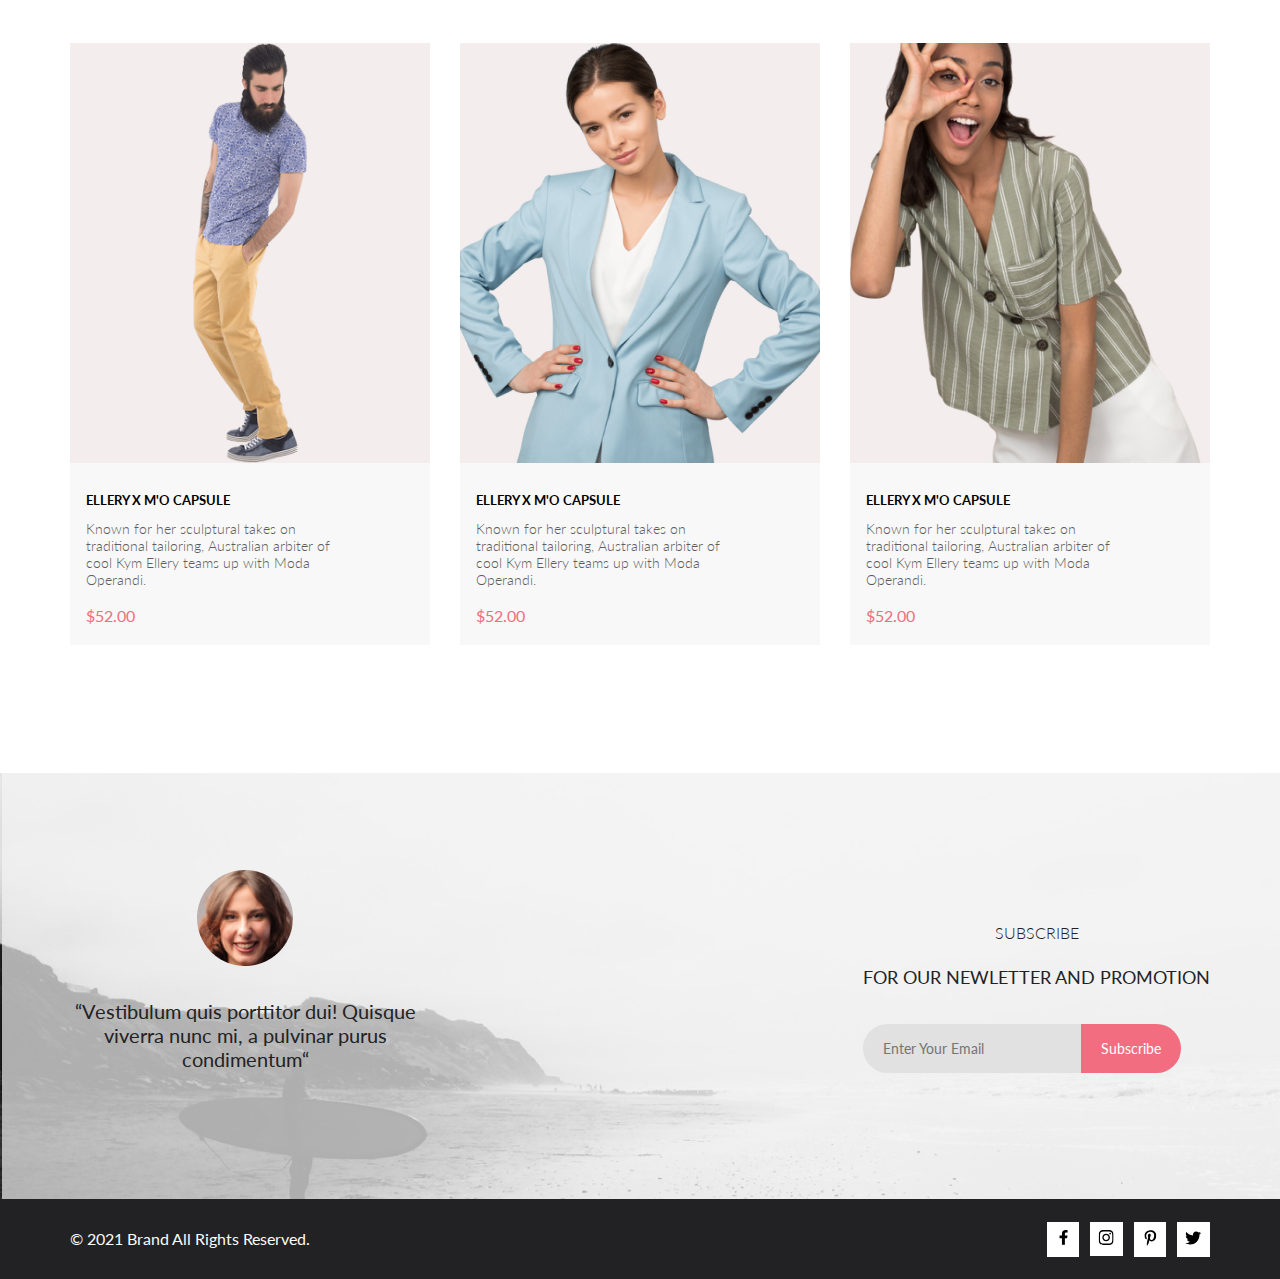
<file: product.html>
<!DOCTYPE html>
<html lang="en">

<head>
    <meta charset="UTF-8">
    <meta http-equiv="X-UA-Compatible" content="IE=edge">
    <meta name="viewport" content="width=device-width, initial-scale=1.0">
    <title>THE BRAND&nbsp;&mdash; интернет магазин одежды</title>
    <link rel="shortcut icon" href="./img/icon/logo.svg" type="image/x-icon">
    <link rel="preconnect" href="https://fonts.googleapis.com">
    <link rel="preconnect" href="https://fonts.gstatic.com" crossorigin>
    <link href="https://fonts.googleapis.com/css2?family=Lato:wght@300;400;700;900&display=swap" rel="stylesheet">
    <link rel="stylesheet" href="css/normalize.css">
    <link rel="stylesheet" href="css/main.css">
</head>

<body>
    <header class="header">
        <div class="container">
            <div class="nav">
                <div class="nav-left">
                    <a href="index.html"><img src="img/icon/logo.svg" alt="logo" class="logo"></a>
                    <form class="search_form" action="search">
                        <label for="search" class="search_btn"></label>
                        <input type="text" placeholder="Что искать?" class="search_input" id="search" type="search">
                    </form>
                </div>
                <div class="nav-right">
                    <nav class="nav_menu">
                        <label class="menu_btn" for="menu_switch">
                            <span></span>
                            <input id="menu_switch" type="checkbox">
                            <ul class="menu_list">
                                <a href="#" class="menu_list_close_btn"></a>
                                <h3 class="menu_list_title">menu</h3>
                                <li class="menu_list_item">
                                    <a href="#">man</a>
                                    <ul class="menu_sublist">
                                        <li class="menu_sublist_item">
                                            <a href="#">Accessories</a>
                                        </li>
                                        <li class="menu_sublist_item">
                                            <a href="#">Bags</a>
                                        </li>
                                        <li class="menu_sublist_item">
                                            <a href="#">Denim</a>
                                        </li>
                                        <li class="menu_sublist_item">
                                            <a href="#">T-Shirts</a>
                                        </li>
                                    </ul>
                                </li>
                                <li class="menu_list_item">
                                    <a href="#">woman</a>
                                    <ul class="menu_sublist">
                                        <li class="menu_sublist_item">
                                            <a href="#">Accessories</a>
                                        </li>
                                        <li class="menu_sublist_item">
                                            <a href="#">Jackets &amp;&nbsp;Coats</a>
                                        </li>
                                        <li class="menu_sublist_item">
                                            <a href="#">Polos</a>
                                        </li>
                                        <li class="menu_sublist_item">
                                            <a href="#">T-Shirts</a>
                                        </li>
                                        <li class="menu_sublist_item">
                                            <a href="#">Shirts</a>
                                        </li>
                                    </ul>
                                </li>
                                <li class="menu_list_item">
                                    <a href="#">kids</a>
                                    <ul class="menu_sublist">
                                        <li class="menu_sublist_item">
                                            <a href="#">Accessories</a>
                                        </li>
                                        <li class="menu_sublist_item">
                                            <a href="#">Jackets &amp;&nbsp;Coats</a>
                                        </li>
                                        <li class="menu_sublist_item">
                                            <a href="#">Polos</a>
                                        </li>
                                        <li class="menu_sublist_item">
                                            <a href="#">T-Shirts</a>
                                        </li>
                                        <li class="menu_sublist_item">
                                            <a href="#">Shirts</a>
                                        </li>
                                        <li class="menu_sublist_item">
                                            <a href="#">Bags</a>
                                        </li>
                                    </ul>
                                </li>
                            </ul>
                    </nav>
                    <a href="registration.html"><img src="img/icon/user.svg" alt="user" class="user"></a>
                    <a href="cart.html">
                        <img src="img/icon/cart.svg" alt="cart" class="cart">
                        <span class="badge">5</span>
                    </a>
                </div>
            </div>
        </div>
    </header>
    <main class="main">
        <section class="card_page_nav">
            <div class="container">
                <div class="card_page_nav_content">
                    <h3 class="card_page_title">New arrivals</h3>
                    <div class="bread_crumbs">
                        <ul>
                            <li class="bread_crumbs_item"><a href="#" class="bread_crums_link">Home</a></li>
                            <li class="bread_crumbs_item"><a href="#" class="bread_crums_link">Men</a></li>
                            <li class="bread_crumbs_item"><a href="#"
                                    class="bread_crums_link bread_crums_link_active">New arrivals</a></li>
                        </ul>
                    </div>
                </div>
            </div>
        </section>

        <section class="product_slider">
            <button class="slider_btn"></button>
            <img src="./img/product-img/product-img.png" alt="product foto">
            <button class="slider_btn slider_btn_active"></button>
        </section>

        <section class="product_annatation">
            <div class="container">
                <div class="product_annatation_info">
                    <div class="product_offer">
                        <h3 class="product_offer_title">Women collection</h3>
                        <span class="product_offer_name">Moschino cheap and chic</span>
                        <p class="product_offer_info">Compellingly actualize fully researched processes before proactive
                            outsourcing. <br> Progressively syndicate collaborative
                            architectures before cutting-edge services. Completely visualize parallel core competencies
                            rather than exceptional
                            portals.</p>
                        <span class="product_offer_price">$561</span>
                    </div>
                    <hr class="product_annatation_info_line">
                    <div class="product_offer_btns">
                        <div class="product_offer_filter">
                            <button class="filter_block_btn">
                                <span class="fiter_block_item">Choose color</span>
                            </button>
                            <button class="filter_block_btn">
                                <span class="fiter_block_item">Choose size</span>
                            </button>
                            <button class="filter_block_btn">
                                <span class="fiter_block_item">Quantity</span>
                            </button>
                        </div>
                        <button class="product_add_to_catd">Add to Cart</button>
                    </div>
                </div>
            </div>
        </section>

        <section class="product_item">
            <div class="container">
                <div class="product_card_items">
                    <div class="product_card_item">
                        <img src="./img/card-4.jpg" alt="card">
                        <div class="product_card_info">
                            <h4 class="product_card_title">ELLERY X M'O CAPSULE</h4>
                            <span class="product_card_subtitle">Known for her sculptural takes on traditional tailoring,
                                Australian arbiter of cool Kym Ellery teams up with Moda
                                Operandi.</span>
                            <span class="product_card_price">$52.00</span>
                        </div>
                    </div>

                    <div class="product_card_item">
                        <img src="./img/card-5.jpg" alt="card">
                        <div class="product_card_info">
                            <h4 class="product_card_title">ELLERY X M'O CAPSULE</h4>
                            <span class="product_card_subtitle">Known for her sculptural takes on traditional tailoring,
                                Australian arbiter of cool Kym Ellery teams up with Moda
                                Operandi.</span>
                            <span class="product_card_price">$52.00</span>
                        </div>
                    </div>

                    <div class="product_card_item">
                        <img src="./img/card-6.jpg" alt="card">
                        <div class="product_card_info">
                            <h4 class="product_card_title">ELLERY X M'O CAPSULE</h4>
                            <span class="product_card_subtitle">Known for her sculptural takes on traditional tailoring,
                                Australian arbiter of cool Kym Ellery teams up with Moda
                                Operandi.</span>
                            <span class="product_card_price">$52.00</span>
                        </div>
                    </div>
                </div>
            </div>
        </section>

        <section class="subscribe">
            <div class="container">

                <div class="subscribe_content">
                    <div class="user_profile">
                        <div class="foto_user">
                            <img src="./img/foto-user.png" alt="user" class="foto_user_img">
                        </div>
                        <p class="user_text">“Vestibulum quis porttitor dui! Quisque viverra nunc mi, a pulvinar purus
                            condimentum“</p>
                    </div>

                    <div class="subscribe_form">
                        <h4 class="form_title">Subscribe</h4>
                        <p class="form_subtitle">For our newletter and promotion</p>
                        <div class="form_submit">
                            <input type="email" name="email" id="email" placeholder="Enter Your Email" class="email">
                            <button type="submit" class="submit">Subscribe</button>
                        </div>
                    </div>
                </div>

            </div>
        </section>
    </main>
    <footer class="footer">
        <div class="container">
            <div class="footer_info">
                <div class="copy">&copy; 2021 Brand All Rights Reserved.</div>
                <div class="social">
                    <a href="http://facebook.com" target="_blank" class="facebook"><img src="./img/icon/facebook.svg"
                            alt="facebook"></a>
                    <a href="http://instagram.com" target="_blank" class="instagram"><img src="./img/icon/instagram.svg"
                            alt="instagram"></a>
                    <a href="http://pinterest.com" target="_blank" class="pinterest"><img src="./img/icon/pinterest.svg"
                            alt="pinterest"></a>
                    <a href="http://twitter.com" target="_blank" class="twitter"><img src="./img/icon/twitter.svg"
                            alt="twitter"></a>
                </div>
            </div>
        </div>
    </footer>
</body>

</html>
</file>
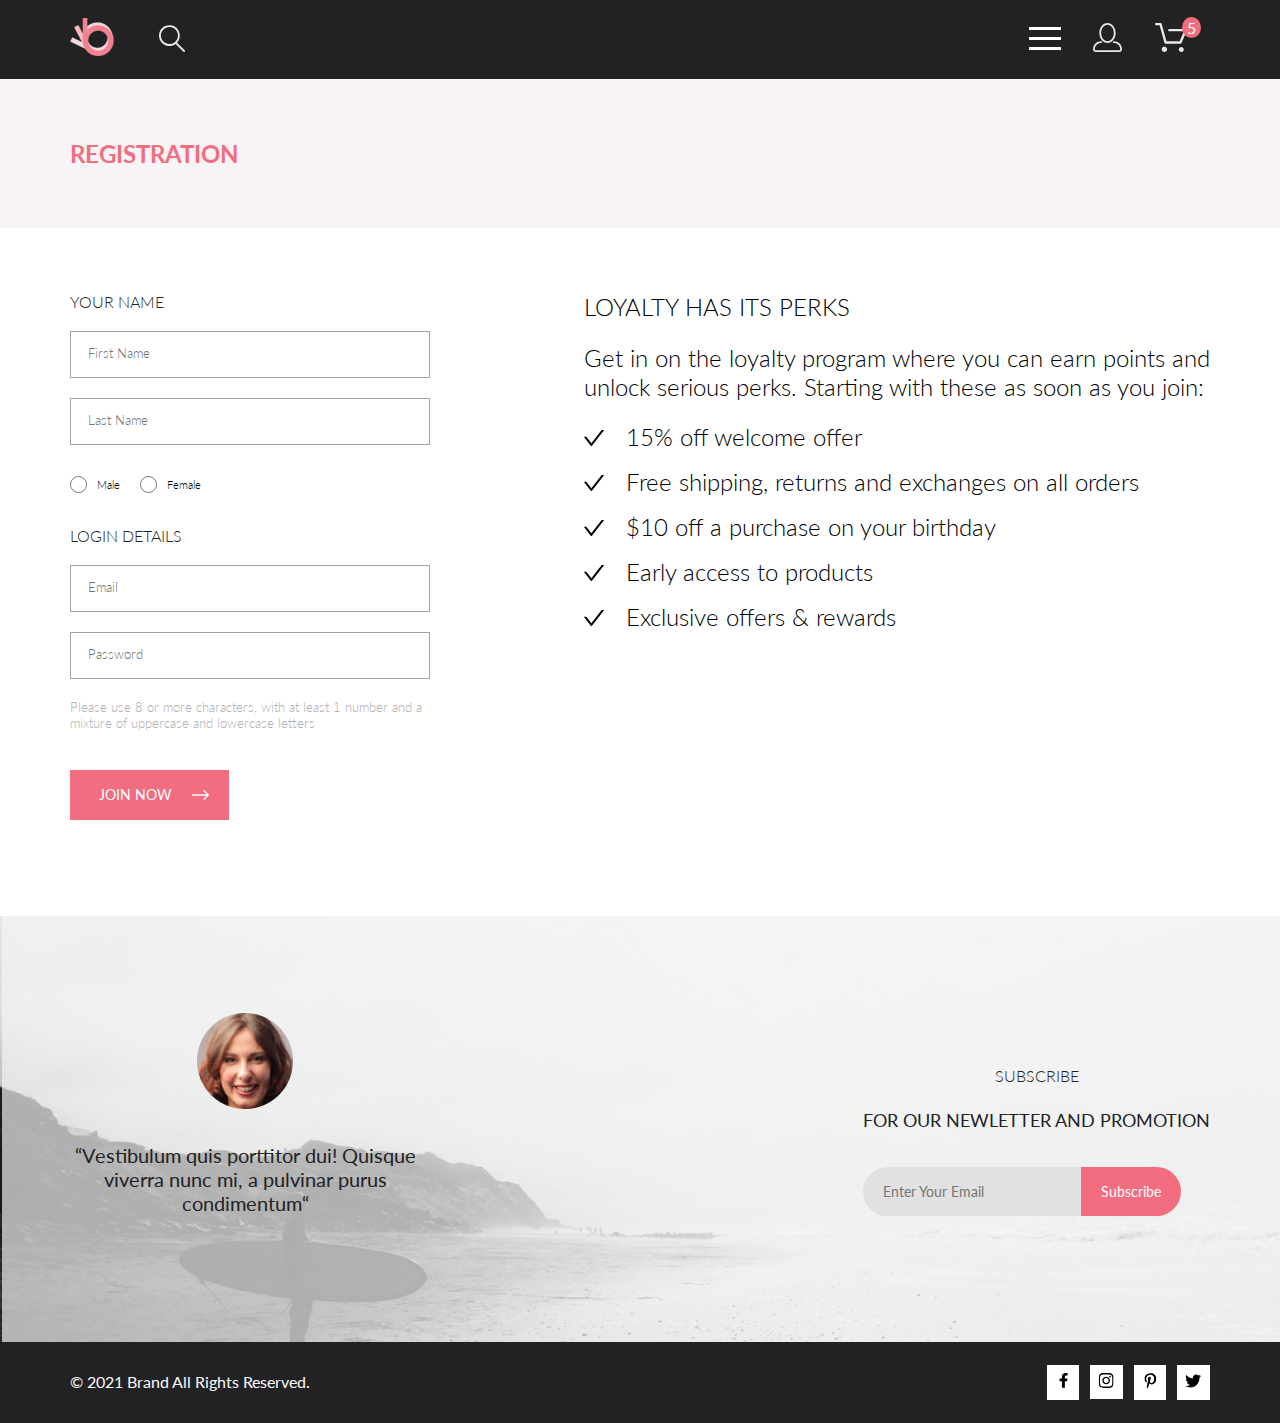
<file: registration.html>
<!DOCTYPE html>
<html lang="en">

<head>
    <meta charset="UTF-8">
    <meta http-equiv="X-UA-Compatible" content="IE=edge">
    <meta name="viewport" content="width=device-width, initial-scale=1.0">
    <title>THE BRAND&nbsp;&mdash; интернет магазин одежды</title>
    <link rel="shortcut icon" href="./img/icon/logo.svg" type="image/x-icon">
    <link rel="preconnect" href="https://fonts.googleapis.com">
    <link rel="preconnect" href="https://fonts.gstatic.com" crossorigin>
    <link href="https://fonts.googleapis.com/css2?family=Lato:wght@300;400;700;900&display=swap" rel="stylesheet">
    <link rel="stylesheet" href="css/normalize.css">
    <link rel="stylesheet" href="css/main.css">
</head>

<body>
    <header class="header">
        <div class="container">
            <div class="nav">
                <div class="nav-left">
                    <a href="index.html"><img src="img/icon/logo.svg" alt="logo" class="logo"></a>
                    <form class="search_form" action="search">
                        <label for="search" class="search_btn"></label>
                        <input type="text" placeholder="Что искать?" class="search_input" id="search" type="search">
                    </form>
                </div>
                <div class="nav-right">
                    <nav class="nav_menu">
                        <label class="menu_btn" for="menu_switch">
                            <span></span>
                            <input id="menu_switch" type="checkbox">
                            <ul class="menu_list">
                                <a href="#" class="menu_list_close_btn"></a>
                                <h3 class="menu_list_title">menu</h3>
                                <li class="menu_list_item">
                                    <a href="#">man</a>
                                    <ul class="menu_sublist">
                                        <li class="menu_sublist_item">
                                            <a href="#">Accessories</a>
                                        </li>
                                        <li class="menu_sublist_item">
                                            <a href="#">Bags</a>
                                        </li>
                                        <li class="menu_sublist_item">
                                            <a href="#">Denim</a>
                                        </li>
                                        <li class="menu_sublist_item">
                                            <a href="#">T-Shirts</a>
                                        </li>
                                    </ul>
                                </li>
                                <li class="menu_list_item">
                                    <a href="#">woman</a>
                                    <ul class="menu_sublist">
                                        <li class="menu_sublist_item">
                                            <a href="#">Accessories</a>
                                        </li>
                                        <li class="menu_sublist_item">
                                            <a href="#">Jackets &amp;&nbsp;Coats</a>
                                        </li>
                                        <li class="menu_sublist_item">
                                            <a href="#">Polos</a>
                                        </li>
                                        <li class="menu_sublist_item">
                                            <a href="#">T-Shirts</a>
                                        </li>
                                        <li class="menu_sublist_item">
                                            <a href="#">Shirts</a>
                                        </li>
                                    </ul>
                                </li>
                                <li class="menu_list_item">
                                    <a href="#">kids</a>
                                    <ul class="menu_sublist">
                                        <li class="menu_sublist_item">
                                            <a href="#">Accessories</a>
                                        </li>
                                        <li class="menu_sublist_item">
                                            <a href="#">Jackets &amp;&nbsp;Coats</a>
                                        </li>
                                        <li class="menu_sublist_item">
                                            <a href="#">Polos</a>
                                        </li>
                                        <li class="menu_sublist_item">
                                            <a href="#">T-Shirts</a>
                                        </li>
                                        <li class="menu_sublist_item">
                                            <a href="#">Shirts</a>
                                        </li>
                                        <li class="menu_sublist_item">
                                            <a href="#">Bags</a>
                                        </li>
                                    </ul>
                                </li>
                            </ul>
                    </nav>
                    <a href="#"><img src="img/icon/user.svg" alt="user" class="user"></a>
                    <a href="cart.html">
                        <img src="img/icon/cart.svg" alt="cart" class="cart">
                        <span class="badge">5</span>
                    </a>
                </div>
            </div>
        </div>
    </header>
    <main class="main">
        <section class="card_page_nav">
            <div class="container">
                <div class="card_page_nav_content">
                    <h3 class="card_page_title">registration</h3>
                </div>
            </div>
        </section>
        <section class="registration">
            <div class="container">
                <div class="registration_content">
                    <form class="registration_form">
                        <div class="form_name">
                            <h3 class="form_title">Your Name</h3>
                            <input type="text" class="input_form_name" placeholder="First Name">
                            <input type="text" class="input_form_name" placeholder="Last Name">
                        </div>
                        <div class="checkbox_form">
                            <input type="radio" name="male" id="male" class="checkbox_input">
                            <label for="male" class="checkbox_label">Male</label>
                            <input type="radio" name="female" id="female" class="checkbox_input">
                            <label for="female" class="checkbox_label">Female</label>
                        </div>
                        <div class="form_login">
                            <h3 class="form_title">Login details</h3>
                            <input type="text" class="input_form_login" placeholder="Email">
                            <input type="password" class="input_form_login" placeholder="Password">
                            <span class="password_info">Please use 8 or more characters, with at least 1 number and a
                                mixture of uppercase and
                                lowercase letters</span>
                        </div>
                        <button type="submit" class="join_now_btn"><span class="join_now">join now</span></button>
                    </form>
                    <div class="registration_info">
                        <h3 class="reg_info_title">loyalty has its perks</h3>
                        <p class="reg_info_subtitle">Get in on the loyalty program where you can earn points and
                            <br>
                            unlock serious perks. Starting with these as soon as you
                            join:
                        </p>
                        <ul class="registration_info_list">
                            <li class="reg_info_item">15% off welcome offer</li>
                            <li class="reg_info_item">Free shipping, returns and exchanges on all orders</li>
                            <li class="reg_info_item">$10 off a purchase on your birthday</li>
                            <li class="reg_info_item">Early access to products</li>
                            <li class="reg_info_item">Exclusive offers & rewards</li>
                        </ul>
                    </div>
                </div>
            </div>
        </section>
        <section class="subscribe">
            <div class="container">

                <div class="subscribe_content">
                    <div class="user_profile">
                        <div class="foto_user">
                            <img src="./img/foto-user.png" alt="user" class="foto_user_img">
                        </div>
                        <p class="user_text">“Vestibulum quis porttitor dui! Quisque viverra nunc mi, a pulvinar purus
                            condimentum“</p>
                    </div>

                    <div class="subscribe_form">
                        <h4 class="form_title">Subscribe</h4>
                        <p class="form_subtitle">For our newletter and promotion</p>
                        <div class="form_submit">
                            <input type="email" name="email" id="email" placeholder="Enter Your Email" class="email">
                            <button type="submit" class="submit">Subscribe</button>
                        </div>
                    </div>
                </div>

            </div>
        </section>
    </main>
    <footer class="footer">
        <div class="container">
            <div class="footer_info">
                <div class="copy">&copy; 2021 Brand All Rights Reserved.</div>
                <div class="social">
                    <a href="http://facebook.com" target="_blank" class="facebook"><img src="./img/icon/facebook.svg"
                            alt="facebook"></a>
                    <a href="http://instagram.com" target="_blank" class="instagram"><img src="./img/icon/instagram.svg"
                            alt="instagram"></a>
                    <a href="http://pinterest.com" target="_blank" class="pinterest"><img src="./img/icon/pinterest.svg"
                            alt="pinterest"></a>
                    <a href="http://twitter.com" target="_blank" class="twitter"><img src="./img/icon/twitter.svg"
                            alt="twitter"></a>
                </div>
            </div>
        </div>
    </footer>
</body>

</html>
</file>
<file: css/main.css>
* {
    margin: 0;
    padding: 0;
    box-sizing: border-box;
}

a {
    text-decoration: none;
}

button,
input {
    border: none;
    background: transparent;
    cursor: pointer;
    font-family: 'Lato',
        sans-serif;
}

body {
    font-family: 'Lato', sans-serif;
}

.container {
    width: 1140px;
    margin: 0 auto;
}

.header {
    background: #222222;
}

.nav {
    display: flex;
    justify-content: space-between;
    align-items: center;
    padding-top: 18px;
    padding-bottom: 20px;
}

.nav-left {
    display: flex;
}

.logo {
    margin-right: 40px;
}

.search_form {
    display: flex;
    align-items: center;
    position: relative;
}

.search_input {
    position: absolute;
    width: 0;
    min-height: 0;
    padding: 10px 15px 10px 15px;
    border-radius: 10px;
    left: 40px;
    outline: none;
    color: #fff;
}

.search_input:focus {
    width: 200px;
    min-height: 20px;
    transition: width 0.5s ease;
    border: 1px solid #fff;
}

.search_btn {
    cursor: pointer;
    display: block;
    position: absolute;
    background-image: url(../img/icon/search.svg);
    background-repeat: no-repeat;
    background-position: center;
    width: 35px;
    height: 30px;

}

.nav-right {
    display: flex;
}

.nav-right a {
    margin-right: 33px;
}

.menu_btn {
    cursor: pointer;
    margin-right: 32px;
    display: flex;
    justify-content: center;
    align-items: center;
    width: 32px;
    height: 32px;
}


.menu_btn span {
    display: block;
    width: 100%;
    height: 3px;
    background-color: #fff;
    position: relative;
}

.menu_btn span::before,
.menu_btn span::after {
    content: "";
    display: block;
    width: 100%;
    height: 3px;
    background-color: #fff;
    position: absolute;
    top: -10px;
    left: 0;
}

.menu_btn span::after {
    top: 10px;
}

#menu_switch {
    display: none;
}

#menu_switch:checked~.menu_list {
    display: block;
}

.menu_list {
    display: none;
    width: 232px;
    min-height: 764px;
    padding: 16px 33px;
    box-sizing: border-box;
    background-color: #fff;
    box-shadow: 6px 4px 35px rgba(0, 0, 0, 0.21);
    list-style: none;
    position: absolute;
    top: 80px;
    right: 0;
    z-index: 20;
}

.menu_list_close_btn {
    display: block;
    width: 12px;
    height: 12px;
    margin: 0;
    padding: 0;
    position: relative;
    top: 0;
    left: 170px;
}

.menu_list_close_btn::before,
.menu_list_close_btn::after {
    content: "";
    display: block;
    width: 18px;
    height: 2px;
    background: #6F6E6E;
    border-radius: 10px;
    position: absolute;
    top: 5px;
    left: -3px;
    transform: rotate(45deg);
}

.menu_list_close_btn::after {
    transform: rotate(-45deg)
}

.menu_list_close_btn:hover::before,
.menu_list_close_btn:hover::after {
    background: #B7B6B6;
}

.menu_list_close_btn:active::before,
.menu_list_close_btn:active::after {
    background: #535353;
}

.menu_list_title {
    display: block;
    margin: 9px 0 24px 0;
    font-weight: bold;
    color: #000000;
    text-transform: uppercase;
}

.menu_title>a,
.menu_list_item>a,
.menu_sublist_item>a {
    font-style: normal;
    font-size: 14px;
    line-height: 17px;
    font-weight: normal;
}

.menu_list_item>a {
    display: block;
    margin: 0 0 11px 0;
    color: #F16D7F;
    text-transform: uppercase;
    text-decoration: none;
}

.menu_list_item:hover>a {
    color: #9889D7;
}

.menu_list_item:active>a {
    color: #9D2334;
}

.menu_sublist {
    padding: 0 0 0 21.5px;
    box-sizing: border-box;
    list-style: none;
}

.menu_sublist_item>a {
    display: block;
    width: 100%;
    height: 100%;
    margin: 0 0 11px 0;
    color: #6F6E6E;
}

.menu_sublist_item a {
    text-decoration: none;
}

.menu_sublist_item:hover a {
    text-decoration: underline;
}

.menu_sublist_item:active a {
    text-decoration: none;
}

.nav-right a:last-child {
    margin-right: 0;
}

.badge {
    width: 19px;
    height: 19px;
    border-radius: 50%;
    background: #F16D7F;
    position: relative;
    top: -18px;
    right: 9px;
    color: #FFFFFF;
    padding: 1px 5px;
}

.top {
    background: #F1E4E6;
    background-image: url(../img/top-bg.png);
    background-repeat: no-repeat;
    background-position: 15% center;
    min-height: 764px;
    position: relative;
}

.main_title {
    text-transform: uppercase;
    font-weight: 700;
    font-size: 32px;
    line-height: 38px;
    color: #222222;
    position: absolute;
    top: 290px;
    left: 55%;
    display: inline;
}

.main_title::before {
    content: '';
    width: 12px;
    height: 100%;
    background: #F16D7F;
    position: absolute;
    left: -25px;

}

.title_bolt {
    font-weight: 900;
    font-size: 48px;
    line-height: 58px;
}

.title_red {
    color: #F16D7F;
}

.cards {
    margin-top: 65px;
    margin-bottom: 96px;
}

.cards_top {
    display: flex;
    justify-content: space-between;
    text-align: center;
    flex-wrap: wrap;
}



.cards_top_item-1 {
    background-image: url(../img/women.png);
    padding: 105px 103px;

}

.cards_top_item-2 {
    background-image: url(../img/men.png);
    padding: 105px 125px;

}

.cards_top_item-3 {
    background-image: url(../img/kids.png);
    padding: 105px 122px;

}

.cards_top_item-4 {
    margin-top: 30px;
    width: 100%;
    background-image: url(../img/accesories.png);
    padding: 65px 0;
}

.top_item_text {
    text-transform: uppercase;
    font-size: 16px;
    line-height: 19px;
    color: #FFFFFF;
}

.top_item_title {
    text-transform: uppercase;
    font-weight: 700;
    font-size: 24px;
    line-height: 29px;
    color: #F16D7F;

}

.bottom_item_text {
    text-transform: uppercase;
    font-size: 16px;
    line-height: 19px;
    color: #FFFFFF;
}

.bottom_item_title {
    text-transform: uppercase;
    font-weight: 700;
    font-size: 24px;
    line-height: 29px;
    color: #F16D7F;
}

.product {
    padding-bottom: 95px;
    text-align: center;
}

.product_title {
    text-align: center;
    font-size: 30px;
    line-height: 36px;
    color: #222222;
}

.product_text {
    text-align: center;
    font-size: 14px;
    line-height: 17px;
    color: #9F9F9F;
}

.product_card {
    margin-top: 18px;
    display: flex;
    justify-content: space-between;
    flex-wrap: wrap;
    margin-bottom: 38px;

}

.product_card_item {
    background: #F8F8F8;
    margin-top: 30px;
    position: relative;
}

.add_to_cart_btn {
    position: absolute;
    display: none;
    justify-content: center;
    align-items: center;
    top: 188px;
    left: 32.7%;
}

.add_to_cart {
    display: flex;
    align-items: center;
    margin: 0 auto;
    border: 1px solid #FFFFFF;
    font-size: 14px;
    line-height: 17px;
    color: #FFFFFF;
    padding: 11px 16px 8px 13px;
}

.add_to_cart::before {
    content: url(../img/icon/add-to-cart-white.svg);
    margin-right: 11px;
}

.product_card_item:hover .add_to_cart_btn {
    display: flex;
}

.product_card_item:hover img {
    cursor: pointer;
    filter: brightness(30%);
    transition: 0.5ms;
}

.product_card_info {
    width: 314px;
    display: flex;
    flex-direction: column;
    padding: 25px 28px 20px 16px;
}

.product_card_title {
    font-size: 13px;
    line-height: 16px;
    color: #000000;
    text-align: left;
}

.product_card_subtitle {
    font-weight: 300;
    font-size: 14px;
    line-height: 17px;
    color: #5D5D5D;
    margin-top: 12px;
    text-align: left;
}

.product_card_price {
    font-size: 16px;
    line-height: 19px;
    color: #F16D7F;
    margin-top: 18px;
    text-align: left;
}

.more_button {
    padding: 15px 39px;
    border: 1px solid #FF6A6A;
    text-decoration: none;
    color: #F26376;
    display: inline-block;
    font-size: 16px;
    line-height: 19px;
}

.more_button:hover {
    color: #000;
    border: 1px solid #000;
}

.advantages {
    background: #222224;
    padding-top: 103px;

}

.advantages_card {
    display: flex;
    justify-content: space-between;
}

.advantages_card_item {
    text-align: center;
}



.advantages_card_title {
    color: #FBFBFB;
    font-size: 19.96px;
    line-height: 24px;
    margin-bottom: 16px;
    margin-top: 28px;
}

.advantages_card_subtitle {
    color: #FBFBFB;
    font-weight: 300;
    font-size: 13.972px;
    line-height: 17px;
    margin-bottom: 104px;
}

.subscribe {
    background-image: url(../img/bg-subscribe.jpg);
    background-repeat: no-repeat;
    background-size: cover;
}

.subscribe_content {
    display: flex;
    justify-content: space-between;
    padding-bottom: 126px;
}

.foto_user {
    text-align: center;
    margin-top: 97px;
}

.user_text {
    margin-top: 30px;
    width: 350px;
    text-align: center;
    font-size: 20px;
    line-height: 24px;
    color: #222224;
}

.subscribe_form {
    text-align: center;
    margin-top: 150px;
}

.form_title {
    text-transform: uppercase;
    font-weight: 700;
    font-size: 24px;
    line-height: 167.2%;
    color: #222224;
}

.form_subtitle {
    text-transform: uppercase;
    font-size: 18px;
    line-height: 167.2%;
    color: #222224;
    margin-bottom: 32px;
}

.form_submit {
    display: flex;
}

.email {
    font-size: 14px;
    line-height: 17px;
    display: flex;
    align-items: center;
    color: #222224;
    background-color: #E1E1E1;
    padding: 16px 20px;
    border: none;
    border-radius: 30px 0 0 30px;
    margin-right: 0;
}

.submit {
    font-size: 14px;
    line-height: 17px;
    display: flex;
    align-items: center;
    color: #FFFFFF;
    background: #F16D7F;
    border-radius: 0 30px 30px 0;
    padding: 16px 20px;
    border: none;
    margin-left: 0;
    cursor: pointer;
}

.footer {
    background: #222224;
}

.footer_info {
    display: flex;
    justify-content: space-between;
    padding: 30px 0;
}

.copy {
    font-size: 16px;
    line-height: 19px;
    color: #FBFBFB;

}

.facebook {
    background: #FFFFFF;
    padding: 8px 10.59px;
    margin-right: 7px;
}

.social a:hover {
    background: #F16D7F;

}


.instagram {
    background: #FFFFFF;
    padding: 8px 8.6px 7px 7.95px;
    margin-right: 7px;
}

.pinterest {
    background: #FFFFFF;
    padding: 8px 9.6px 8px 9.93px;
    margin-right: 7px;
}

.twitter {
    background: #FFFFFF;
    padding: 8px 7.61px 8px 7.95px;
}

.card_page_nav {
    background: #F8F3F4;
}

.card_page_nav_content {
    padding: 60px 0;
    display: flex;
    justify-content: space-between;
    align-items: center;
}

.card_page_title {
    text-transform: uppercase;
    font-size: 24px;
    line-height: 29px;
    color: #F16D7F;
}

.bread_crumbs ul {
    list-style: none;
    display: flex;
}

.bread_crums_link {
    text-transform: uppercase;
    font-weight: 300;
    font-size: 14px;
    line-height: 17px;
    color: #636363;
}

.bread_crumbs_item:not(:last-child):after {
    content: "/";
    margin: 0 5px;
    color: #636363;
}

.bread_crums_link_active {
    font-weight: bold;
    font-size: 14px;
    line-height: 17px;
    color: #F16D7F;
}

.product_pagination {
    display: flex;
    justify-content: center;
}

.pagination_items {
    display: flex;
    justify-content: space-between;
    align-items: center;
    list-style: none;
    width: 300px;
    border: 1px solid #EBEBEB;
    padding: 15px;
    border-radius: 5px;
}

.link_pagination {
    font-weight: 300;
    font-size: 16px;
    line-height: 19px;
    color: #C4C4C4;
}

.link_pagination_active {
    color: #EF5B70;
}

.pagination_nav_btn {
    padding: 0;
}

.card_filter_block {
    display: flex;

}

.filter_block {
    margin-left: 320px;
    display: flex;
    align-items: center;
}

.filter_btn {
    margin-left: 16px;
    font-weight: 600;
    font-size: 14px;
    line-height: 17px;
    color: #000000;
}

.fiter_block_item {
    text-transform: uppercase;
    font-size: 14px;
    line-height: 17px;
    color: #6F6E6E;
}

.fiter_block_item::after {
    content: url(../img/icon/down.svg);
    margin-left: 10px;
}

.size_block_btn {
    cursor: pointer;
    display: block;
    font-size: 14px;
    line-height: 17px;
    color: #6F6E6E;
    text-transform: uppercase;
    position: relative;
    margin-right: 30px;
}

#switch_size {
    display: none;
}

#switch_size:checked~.list_size {
    display: flex;
}

.list_size {
    z-index: 20;
    position: absolute;
    display: none;
    flex-direction: column;
    margin: 5px 0 0 0;
    padding: 7px 30px 11px 9px;
    background: #FFFFFF;
    box-shadow: 6px 4px 35px rgba(0, 0, 0, 0.21);
}

.list_size_item_title {
    text-transform: uppercase;
    font-size: 14px;
    line-height: 16px;
    color: #6F6E6E;
    margin-left: 9px;
}

.filter_block_btn {
    cursor: pointer;
    margin-right: 30px;
}

.card_page_filter {
    margin: 50px 0 64px 0;
}

.filter_btn {
    cursor: pointer;
    position: relative;
}



#switch_filter:checked~.filter {
    background: #FFFFFF;
    box-shadow: 6px 4px 35px rgba(0, 0, 0, 0.21);
}

.filter_item::after {
    content: url(../img/icon/filter.svg);
    margin-left: 11px;
}


.filter_list {
    z-index: 20;
    display: none;
    list-style: none;
    position: absolute;
    margin-top: 24px;
    background: #FFFFFF;
    width: 360px;
    padding: 30px;
}

.filter_list_item {
    list-style: none;
}


.filter_list_item {
    position: relative;
    text-transform: uppercase;
    font-size: 14px;
    line-height: 17px;
    color: #EF5B70;
    border-bottom: 1px solid #EBEBEB;
    padding: 12px 0 11px 15px;
}

.filter_list_item::before {
    content: "";

    width: 5px;
    height: 37px;
    background-color: #EF5B70;
    position: absolute;
    bottom: -1px;
    left: 0;
}

.filter_list_item:nth-child(3) {
    margin-bottom: 18px;
}

.filter_list_link {
    text-decoration: none;
    color: #EF5B70;
}

#switch_filter {
    display: none;
}

#switch_filter:checked~.filter_list {
    display: block;
}

.category_list {
    margin-left: 34px;
}

.category_list_item {
    list-style: none;
    margin-bottom: 11px;
}

.category_list_item:first-child {
    margin-top: 24px;
}

.category_list_item:last-child {
    margin-bottom: 24px;
}

.category_list_link {
    text-decoration: none;
    font-size: 14px;
    line-height: 17px;
    color: #6F6E6E;
}

.product_slider {
    background: #F7F7F7;
    display: flex;
    justify-content: space-between;
    align-items: center;
}

.slider_btn {
    display: block;
    width: 47px;
    height: 47px;
    background: #ccc;
    position: relative;
}

.slider_btn::after {
    display: block;
    content: '';
    background-color: #000;
    width: 5px;
    height: 15px;
    position: absolute;
    transform: rotate(45deg);
    top: 12px;
    left: 19px;
}

.slider_btn::before {
    display: block;
    content: '';
    background-color: #000;
    width: 5px;
    height: 15px;
    position: absolute;
    transform: rotate(-45deg);
    top: 19px;
    left: 19px;
}

.slider_btn:nth-child(3) {
    transform: rotate(180deg);
}

.slider_btn_active::before {
    display: block;
    content: '';
    background-color: #F16D7F;
    width: 5px;
    height: 15px;
    position: absolute;
    transform: rotate(-45deg);
    top: 19px;
    left: 19px;
}

.slider_btn_active::after {
    display: block;
    content: '';
    background-color: #F16D7F;
    width: 5px;
    height: 15px;
    position: absolute;
    transform: rotate(45deg);
    top: 12px;
    left: 19px;
}

.product_annatation_info {
    border: 1px solid #EAEAEA;
    width: 100%;
    display: flex;
    flex-direction: column;
    justify-content: center;
    align-items: center;
    transform: translateY(-65px);
    background-color: #fff;
}

.product_annatation_info_line {
    border: 0.5px solid #EAEAEA;
    width: 45%;
}

.product_offer {
    display: flex;
    justify-content: center;
    flex-direction: column;
    align-items: center;
}

.product_offer_title {
    font-weight: 300;
    font-size: 14px;
    line-height: 17px;
    color: #F16D7F;
    margin-top: 64px;
    margin-bottom: 27px;
    position: relative;
    text-transform: uppercase;
}

.product_offer_title::before {
    content: '';
    height: 3px;
    width: 63px;
    background-color: #EF5B70;
    position: absolute;
    top: 30px;
    left: 30%;
}

.product_offer_name {
    text-transform: uppercase;
    font-weight: 300;
    font-size: 18px;
    line-height: 22px;
    color: #4D4D4D;
    margin-bottom: 48px;
}

.product_offer_info {
    font-weight: 300;
    font-size: 14px;
    line-height: 17px;
    text-align: center;
    color: #5E5E5E;
    width: 555px;
    margin-bottom: 32px;
}

.product_offer_price {
    font-weight: 300;
    font-size: 24px;
    line-height: 29px;
    color: #EF5B70;
    margin-bottom: 64px;
}

.product_offer_filter {
    margin-top: 64px;
    margin-bottom: 48px;
}

.product_offer_btns {
    display: flex;
    flex-direction: column;
}

.product_add_to_catd {
    align-self: center;
    margin-bottom: 64px;
    border: 1px solid #FF6A6A;
    color: #FF6A6A;
    padding: 14px 57px;
    display: flex;
    align-items: center;
}

.product_add_to_catd::before {
    margin-right: 23px;
    content: url(../img/icon/add-to-cart.svg);
}

.product_card_items {
    margin-top: 50px;
    margin-bottom: 128px;
    display: flex;
    justify-content: space-between;
    align-items: center;
}

.card_main_content {
    display: flex;
    justify-content: space-between;
}

.cart_left_items {
    margin-top: 96px;
}

.cart_left_item {
    display: flex;
    width: 652px;
    box-shadow: 17px 19px 24px rgba(0, 0, 0, 0.13);
    ;
}

.cart_left_item:nth-child(1) {
    margin-bottom: 40px;
}

.cart_left_item:nth-child(2) {
    margin-bottom: 72px;
}

.img_cart_left {
    height: 306px;
}

.cart_left_item_info {
    display: flex;
    flex-direction: column;
    margin: 22px 22px 62px 31px;

}

.header_cart_item {
    display: flex;
    justify-content: space-between;
    align-items: baseline;
    margin-bottom: 42px;
    position: relative;
}



.item_info_title {
    text-transform: uppercase;
    font-size: 24px;
    line-height: 29px;
    color: #222222
}

.close {
    background-image: url(../img/icon/close.svg);
    background-repeat: no-repeat;
    background-position: center;
    width: 20px;
    height: 20px;
    margin-left: 114px;
}

.cart_left_item_info span {
    font-size: 22px;
    line-height: 26px;
    color: #575757;
    padding-bottom: 6px;
}

.price_red {
    color: #EF5B70;
}

.item_info_quantity label {
    font-size: 22px;
    line-height: 26px;
    color: #575757;
}

.item_info_quantity input {
    margin-left: 24px;
    width: 43px;
    text-align: center;
    font-size: 18px;
    line-height: 22px;
    color: #656565;
    border: 1px solid #EAEAEA;
}

.cart_left_btns {
    display: flex;
    justify-content: space-between;
    align-items: center;
    margin-bottom: 128px;
}

.cart_left_btn {
    text-transform: uppercase;
    text-align: center;
    font-weight: 300;
    font-size: 14px;
    line-height: 17px;
    color: #000000;
    padding: 17px 41px;
    border: 1px solid rgba(164, 164, 164, 1)
}

.cart_right {
    margin-top: 113px;
    margin-left: 128px;
}

.cart_right_form {
    text-align: left;
    display: flex;
    flex-direction: column;
    justify-content: start;
}

.cart_right_form_title {
    text-transform: uppercase;
    font-weight: 300;
    font-size: 16px;
    line-height: 19px;
    color: #222222;
    margin-bottom: 20px;
}

.cart_right_form_input {
    width: 360px;
    font-weight: 300;
    font-size: 13px;
    line-height: 16px;
    color: #222222;
    border: 1px solid #A4A4A4;
    margin-bottom: 20px;
    padding: 13px 0 16px 17px;
}


.cart_right_form_btn {
    align-self: flex-start;
    text-transform: uppercase;
    font-weight: 300;
    font-size: 11px;
    line-height: 13px;
    color: #4A4A4A;
    padding: 10px 15px;
    border: 1px solid rgba(164, 164, 164, 1)
}

.info_pay {
    background: #F5F3F3;
    margin-top: 57px;
    padding: 39px 34px 42px 34px;
    text-align: center;
}

.info_pay hr {
    border: 0.5px solid rgba(226, 226, 226, 1);
    ;
    width: 100%;
    margin-top: 21px;
    margin-bottom: 17px;
    display: flex;
    justify-content: center;
}

.info_pay_total {
    display: flex;
    flex-direction: column;
    align-items: flex-end;
}

.sub_total {
    text-transform: uppercase;
    font-size: 11px;
    line-height: 13px;
    color: #4A4A4A;
    margin-bottom: 12px;
}

.grand_total {
    text-transform: uppercase;
    font-weight: 300;
    font-size: 16px;
    line-height: 19px;
    color: #222222;
}

.total_red {
    font-weight: 700;
    font-size: 16px;
    line-height: 19px;
    color: #F16D7F;
}

.info_pay_btn {
    text-transform: uppercase;
    font-weight: 300;
    font-size: 16px;
    line-height: 19px;
    color: #FFFFFF;
    background: #F16D7F;
    padding: 15px 43px 16px 41px;
}

.registration_content {
    display: flex;
    justify-content: space-between;
}

.registration_form {
    width: 360px;
    margin-top: 64px;
    margin-bottom: 96px;
}

.form_title {
    font-weight: 300;
    font-size: 16px;
    line-height: 19px;
    color: #222222;
    margin-bottom: 20px;
}

.form_name {
    display: flex;
    flex-direction: column;
}

.input_form_name {
    padding: 13px 0 16px 17px;
    width: 100%;
    border: 1px solid rgba(164, 164, 164, 1);
    font-weight: 300;
    font-size: 13px;
    line-height: 16px;
    color: #B1B1B1;
    margin-bottom: 20px;
}

.checkbox_form {
    margin-top: 11px;
    margin-bottom: 33px;
    align-items: center;
    display: flex;
    align-items: center;
}

.checkbox_input {
    border: 1px solid #A4A4A4;
    width: 17px;
    height: 17px;
}

.checkbox_label {
    margin-left: 10px;
    margin-right: 20px;
    font-weight: 300;
    font-size: 11px;
    line-height: 13px;
    color: #000000
}

.form_login {
    display: flex;
    flex-direction: column;
    margin-bottom: 39px;
}

.input_form_login {
    padding: 13px 0 16px 17px;
    width: 100%;
    border: 1px solid rgba(164, 164, 164, 1);
    font-weight: 300;
    font-size: 13px;
    line-height: 16px;
    color: #B1B1B1;
    margin-bottom: 20px;
}

.password_info {
    font-weight: 300;
    font-size: 13px;
    line-height: 16px;
    color: #B1B1B1;
}

.join_now_btn {
    background: rgba(241, 109, 127, 1);
    text-transform: uppercase;
    font-size: 14px;
    line-height: 17px;
    color: #FFFFFF;
    padding: 16px 20px 17px 29px;
}

.join_now::after {
    content: url(../img/icon/arrow-right.svg);
    margin-left: 20px;
}

.registration_info {
    display: flex;
    flex-direction: column;
    margin-top: 64px;
    margin-left: 128px;
}

.reg_info_title {
    font-weight: 300;
    font-size: 24px;
    line-height: 29px;
    color: #000000;
    margin-bottom: 22px;
    text-transform: uppercase;
}

.reg_info_subtitle {
    font-weight: 300;
    font-size: 24px;
    line-height: 29px;
    color: #000000;
    margin-bottom: 21px;
}

.registration_info_list {
    list-style: none;
}

.reg_info_item {
    font-weight: 300;
    font-size: 24px;
    line-height: 29px;
    color: #000000;
    margin-bottom: 16px;
}

.reg_info_item::before {
    margin-right: 22px;
    content: url(../img/icon/checked.svg);
}
</file>
